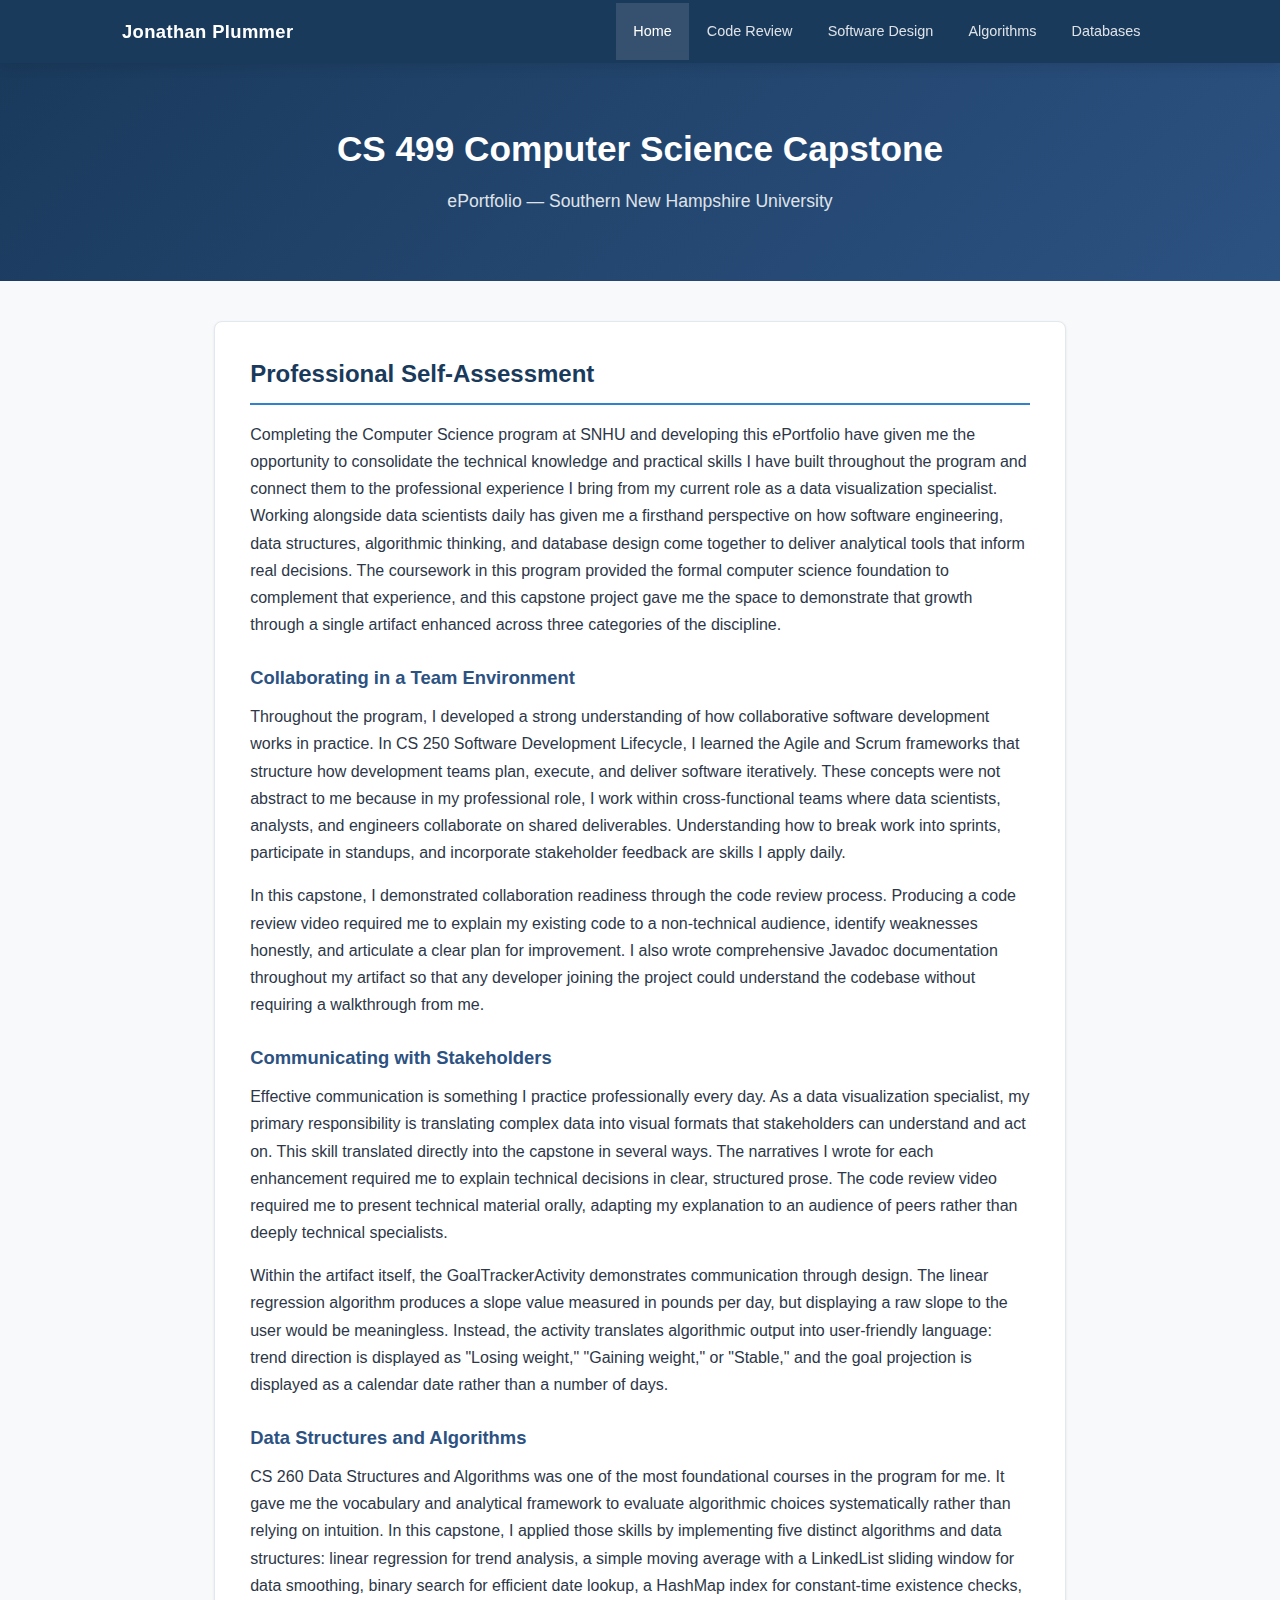
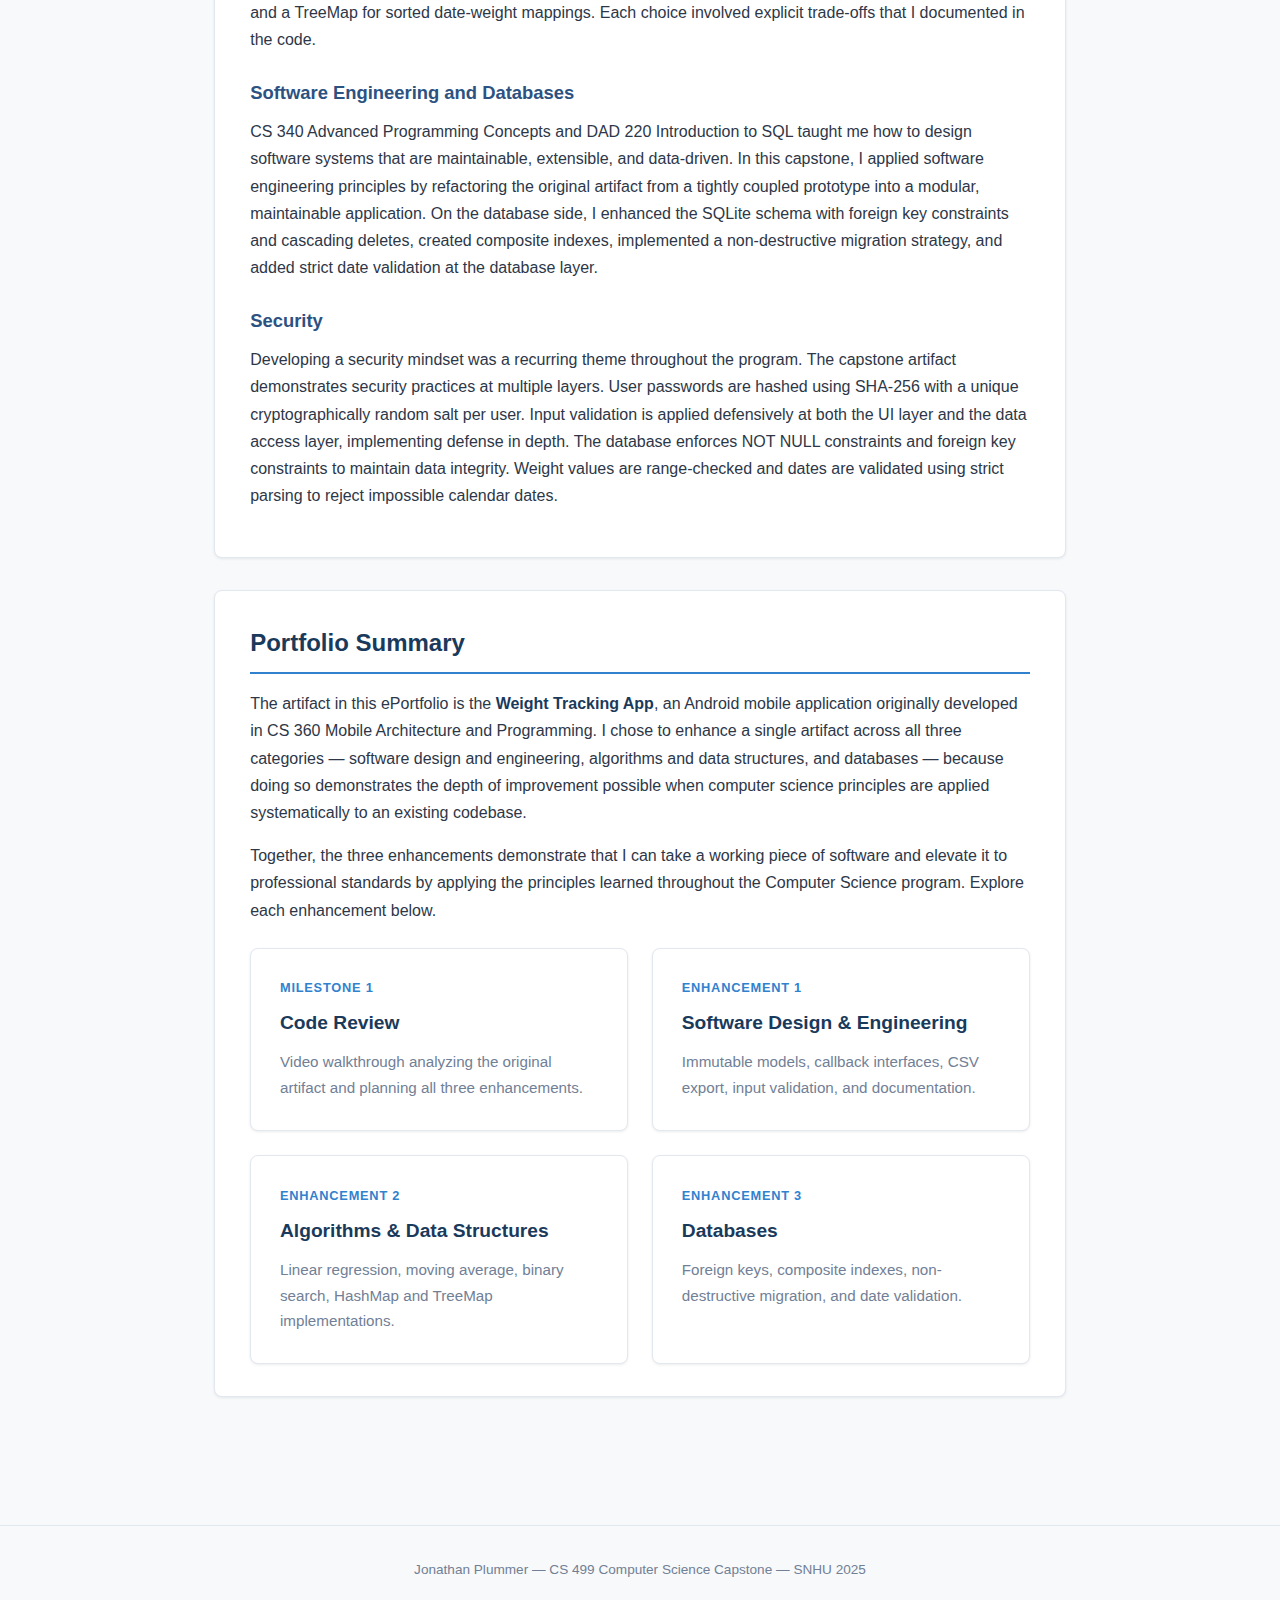
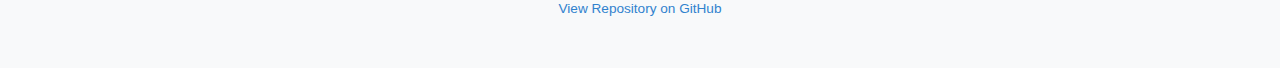
<file: docs/index.html>
<!DOCTYPE html>
<html lang="en">
<head>
  <meta charset="UTF-8">
  <meta name="viewport" content="width=device-width, initial-scale=1.0">
  <title>Jonathan Plummer - CS 499 ePortfolio</title>
  <link rel="stylesheet" href="css/style.css">
</head>
<body>

  <nav>
    <div class="nav-inner">
      <a href="index.html" class="nav-brand">Jonathan Plummer</a>
      <button class="nav-toggle" onclick="document.querySelector('.nav-links').classList.toggle('open')">&#9776;</button>
      <div class="nav-links">
        <a href="index.html" class="active">Home</a>
        <a href="code-review.html">Code Review</a>
        <a href="enhancement-one.html">Software Design</a>
        <a href="enhancement-two.html">Algorithms</a>
        <a href="enhancement-three.html">Databases</a>
      </div>
    </div>
  </nav>

  <div class="page-header">
    <h1>CS 499 Computer Science Capstone</h1>
    <p class="subtitle">ePortfolio &mdash; Southern New Hampshire University</p>
  </div>

  <main>

    <!-- ==================== PROFESSIONAL SELF-ASSESSMENT ==================== -->
    <section>
      <h2>Professional Self-Assessment</h2>

      <p>Completing the Computer Science program at SNHU and developing this ePortfolio have given me the opportunity to consolidate the technical knowledge and practical skills I have built throughout the program and connect them to the professional experience I bring from my current role as a data visualization specialist. Working alongside data scientists daily has given me a firsthand perspective on how software engineering, data structures, algorithmic thinking, and database design come together to deliver analytical tools that inform real decisions. The coursework in this program provided the formal computer science foundation to complement that experience, and this capstone project gave me the space to demonstrate that growth through a single artifact enhanced across three categories of the discipline.</p>

      <h3>Collaborating in a Team Environment</h3>
      <p>Throughout the program, I developed a strong understanding of how collaborative software development works in practice. In CS 250 Software Development Lifecycle, I learned the Agile and Scrum frameworks that structure how development teams plan, execute, and deliver software iteratively. These concepts were not abstract to me because in my professional role, I work within cross-functional teams where data scientists, analysts, and engineers collaborate on shared deliverables. Understanding how to break work into sprints, participate in standups, and incorporate stakeholder feedback are skills I apply daily.</p>
      <p>In this capstone, I demonstrated collaboration readiness through the code review process. Producing a code review video required me to explain my existing code to a non-technical audience, identify weaknesses honestly, and articulate a clear plan for improvement. I also wrote comprehensive Javadoc documentation throughout my artifact so that any developer joining the project could understand the codebase without requiring a walkthrough from me.</p>

      <h3>Communicating with Stakeholders</h3>
      <p>Effective communication is something I practice professionally every day. As a data visualization specialist, my primary responsibility is translating complex data into visual formats that stakeholders can understand and act on. This skill translated directly into the capstone in several ways. The narratives I wrote for each enhancement required me to explain technical decisions in clear, structured prose. The code review video required me to present technical material orally, adapting my explanation to an audience of peers rather than deeply technical specialists.</p>
      <p>Within the artifact itself, the GoalTrackerActivity demonstrates communication through design. The linear regression algorithm produces a slope value measured in pounds per day, but displaying a raw slope to the user would be meaningless. Instead, the activity translates algorithmic output into user-friendly language: trend direction is displayed as "Losing weight," "Gaining weight," or "Stable," and the goal projection is displayed as a calendar date rather than a number of days.</p>

      <h3>Data Structures and Algorithms</h3>
      <p>CS 260 Data Structures and Algorithms was one of the most foundational courses in the program for me. It gave me the vocabulary and analytical framework to evaluate algorithmic choices systematically rather than relying on intuition. In this capstone, I applied those skills by implementing five distinct algorithms and data structures: linear regression for trend analysis, a simple moving average with a LinkedList sliding window for data smoothing, binary search for efficient date lookup, a HashMap index for constant-time existence checks, and a TreeMap for sorted date-weight mappings. Each choice involved explicit trade-offs that I documented in the code.</p>

      <h3>Software Engineering and Databases</h3>
      <p>CS 340 Advanced Programming Concepts and DAD 220 Introduction to SQL taught me how to design software systems that are maintainable, extensible, and data-driven. In this capstone, I applied software engineering principles by refactoring the original artifact from a tightly coupled prototype into a modular, maintainable application. On the database side, I enhanced the SQLite schema with foreign key constraints and cascading deletes, created composite indexes, implemented a non-destructive migration strategy, and added strict date validation at the database layer.</p>

      <h3>Security</h3>
      <p>Developing a security mindset was a recurring theme throughout the program. The capstone artifact demonstrates security practices at multiple layers. User passwords are hashed using SHA-256 with a unique cryptographically random salt per user. Input validation is applied defensively at both the UI layer and the data access layer, implementing defense in depth. The database enforces NOT NULL constraints and foreign key constraints to maintain data integrity. Weight values are range-checked and dates are validated using strict parsing to reject impossible calendar dates.</p>
    </section>

    <!-- ==================== PORTFOLIO SUMMARY ==================== -->
    <section>
      <h2>Portfolio Summary</h2>
      <p>The artifact in this ePortfolio is the <strong>Weight Tracking App</strong>, an Android mobile application originally developed in CS 360 Mobile Architecture and Programming. I chose to enhance a single artifact across all three categories &mdash; software design and engineering, algorithms and data structures, and databases &mdash; because doing so demonstrates the depth of improvement possible when computer science principles are applied systematically to an existing codebase.</p>
      <p>Together, the three enhancements demonstrate that I can take a working piece of software and elevate it to professional standards by applying the principles learned throughout the Computer Science program. Explore each enhancement below.</p>

      <div class="card-grid">
        <a href="code-review.html" class="card">
          <div class="card-label">Milestone 1</div>
          <h3>Code Review</h3>
          <p>Video walkthrough analyzing the original artifact and planning all three enhancements.</p>
        </a>
        <a href="enhancement-one.html" class="card">
          <div class="card-label">Enhancement 1</div>
          <h3>Software Design &amp; Engineering</h3>
          <p>Immutable models, callback interfaces, CSV export, input validation, and documentation.</p>
        </a>
        <a href="enhancement-two.html" class="card">
          <div class="card-label">Enhancement 2</div>
          <h3>Algorithms &amp; Data Structures</h3>
          <p>Linear regression, moving average, binary search, HashMap and TreeMap implementations.</p>
        </a>
        <a href="enhancement-three.html" class="card">
          <div class="card-label">Enhancement 3</div>
          <h3>Databases</h3>
          <p>Foreign keys, composite indexes, non-destructive migration, and date validation.</p>
        </a>
      </div>
    </section>

  </main>

  <footer>
    <p>Jonathan Plummer &mdash; CS 499 Computer Science Capstone &mdash; SNHU 2025</p>
    <p><a href="https://github.com/Jonplummer54/CS499" target="_blank">View Repository on GitHub</a></p>
  </footer>

</body>
</html>
</file>
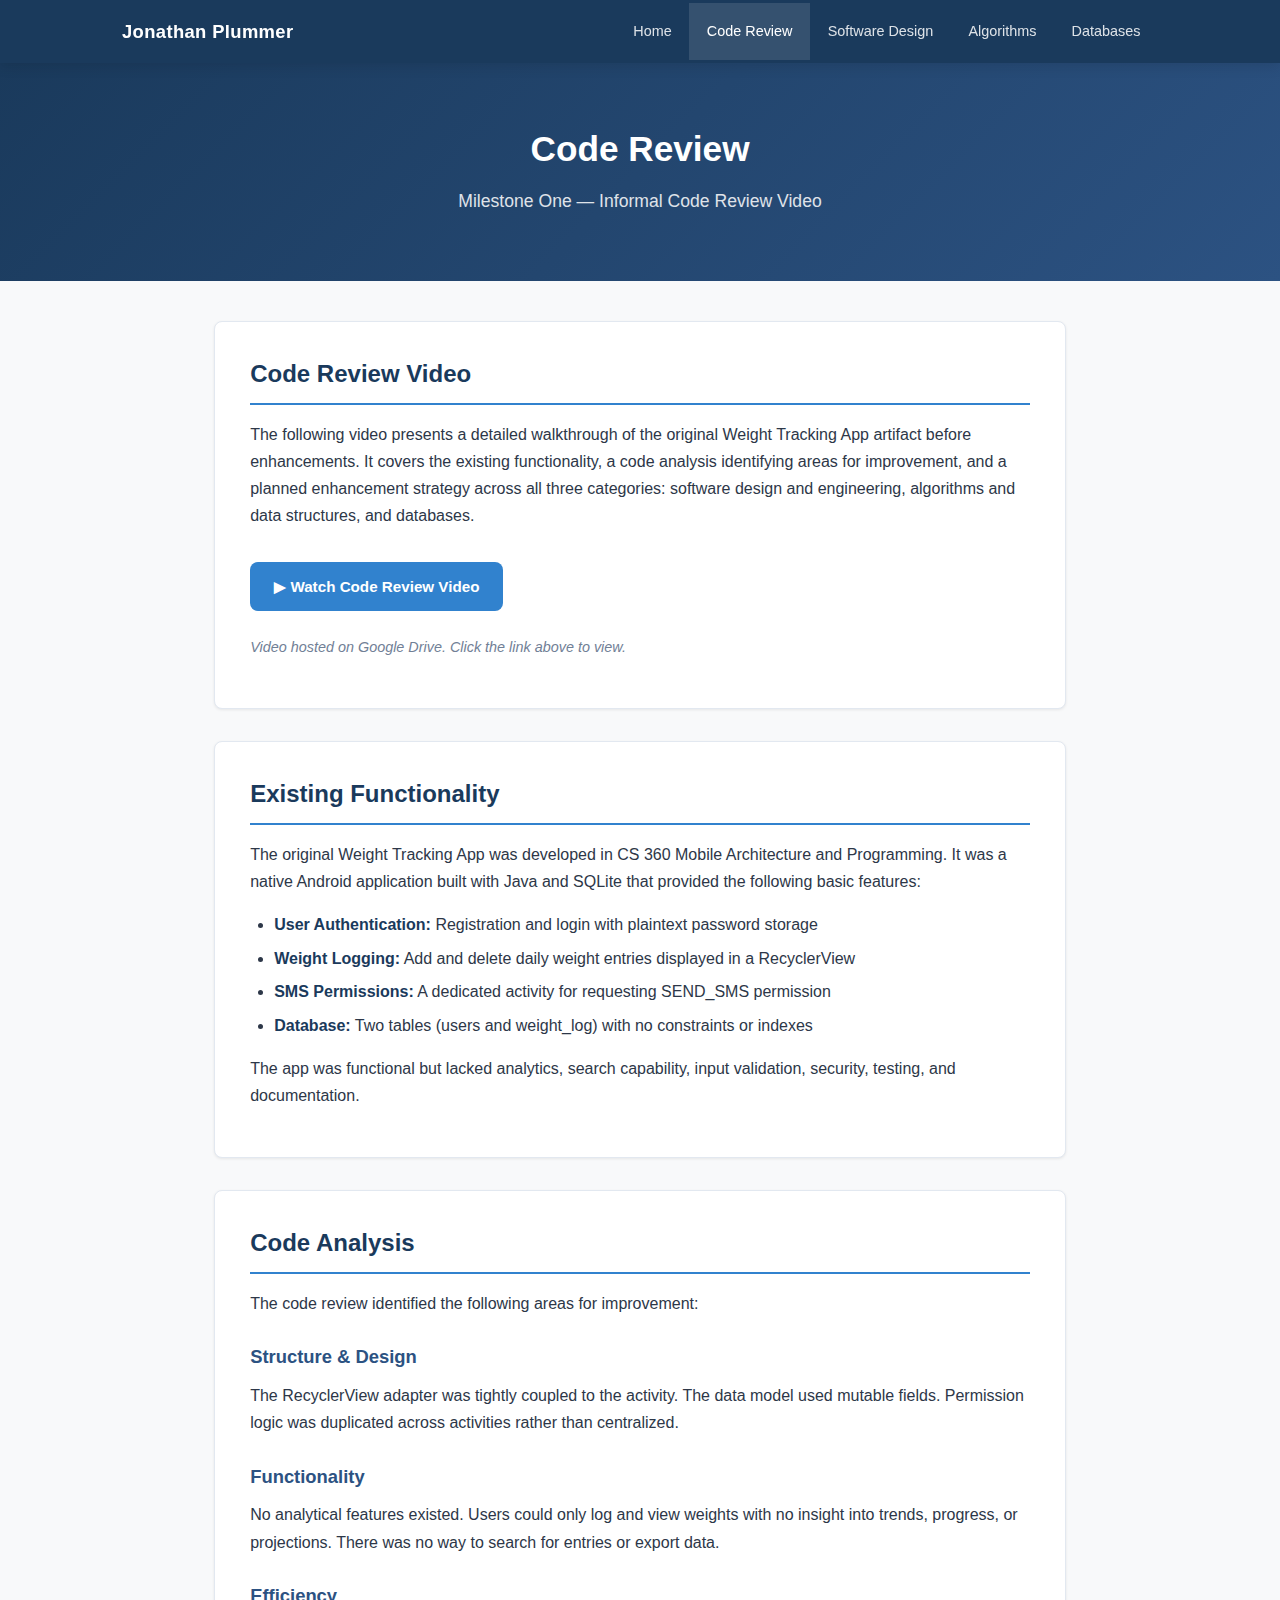
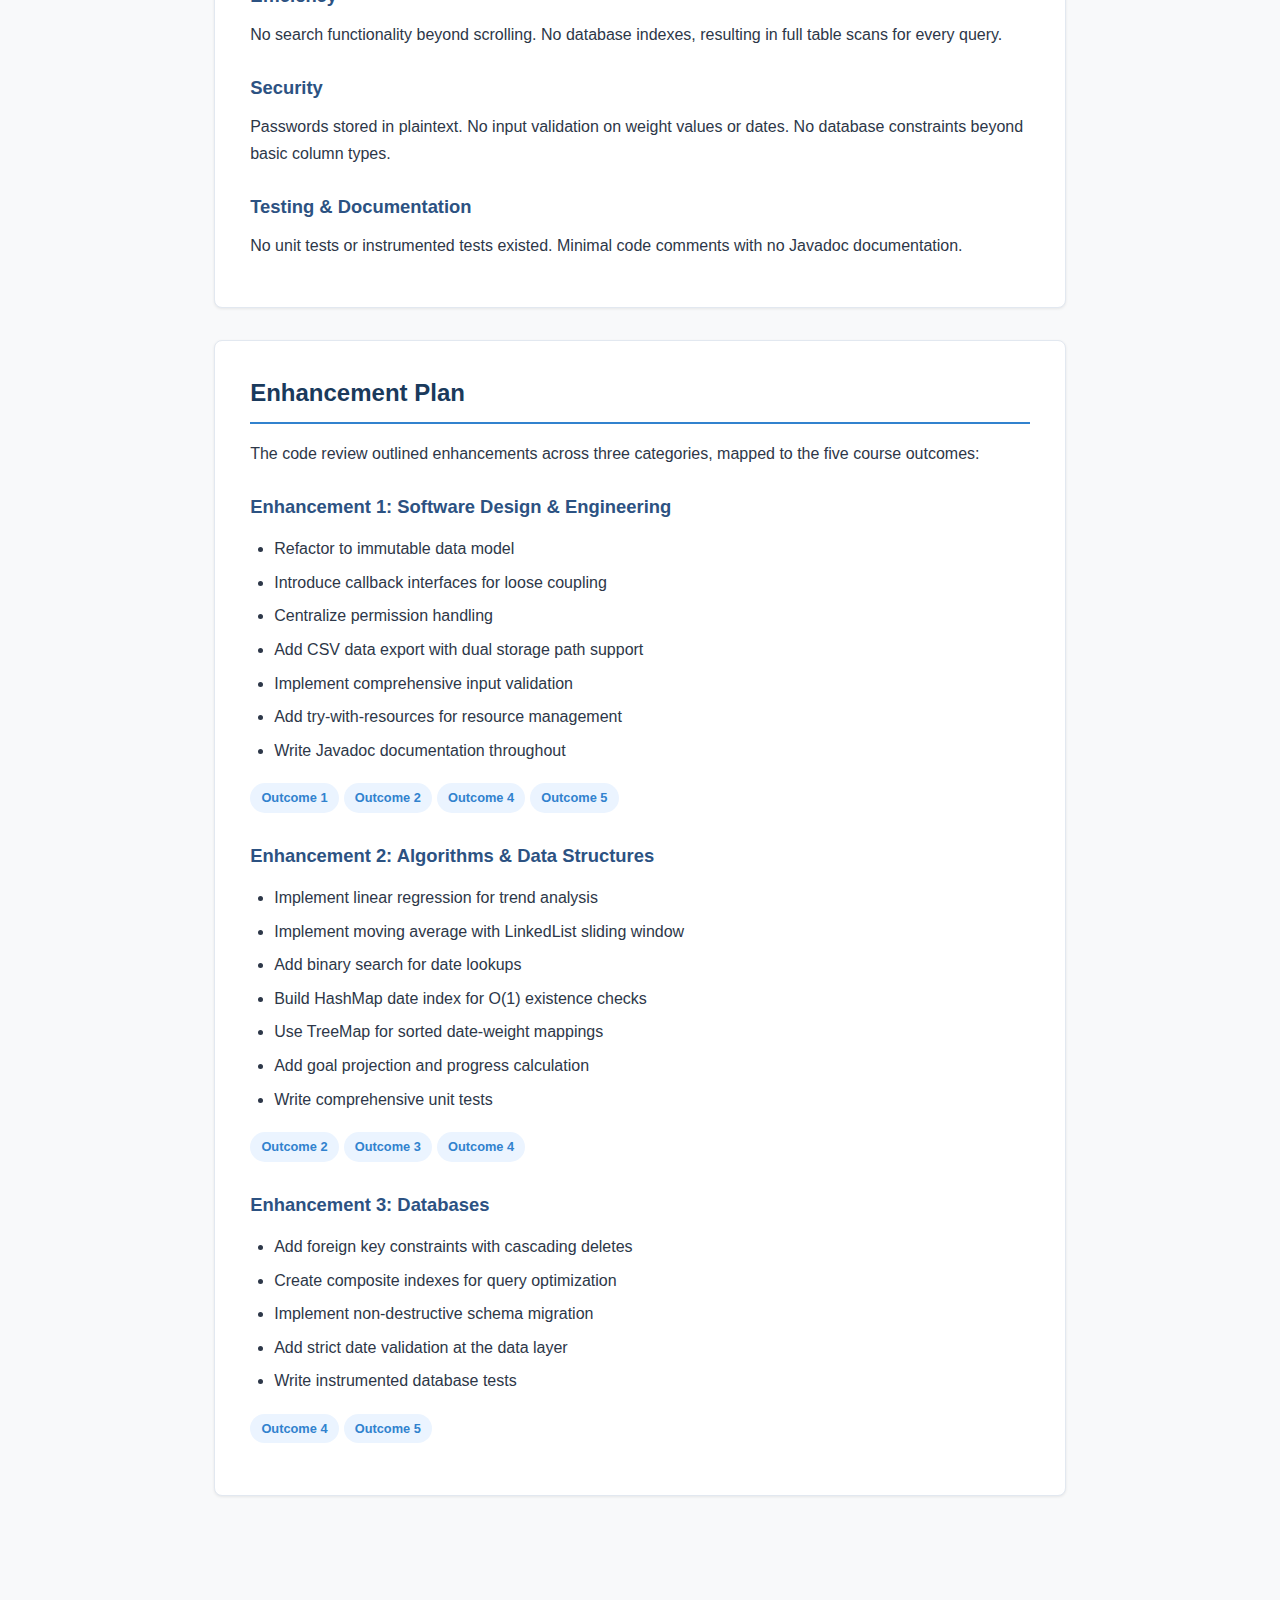
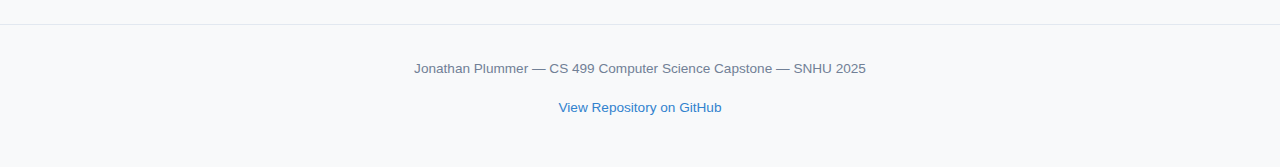
<file: docs/code-review.html>
<!DOCTYPE html>
<html lang="en">
<head>
  <meta charset="UTF-8">
  <meta name="viewport" content="width=device-width, initial-scale=1.0">
  <title>Code Review - Jonathan Plummer ePortfolio</title>
  <link rel="stylesheet" href="css/style.css">
</head>
<body>

  <nav>
    <div class="nav-inner">
      <a href="index.html" class="nav-brand">Jonathan Plummer</a>
      <button class="nav-toggle" onclick="document.querySelector('.nav-links').classList.toggle('open')">&#9776;</button>
      <div class="nav-links">
        <a href="index.html">Home</a>
        <a href="code-review.html" class="active">Code Review</a>
        <a href="enhancement-one.html">Software Design</a>
        <a href="enhancement-two.html">Algorithms</a>
        <a href="enhancement-three.html">Databases</a>
      </div>
    </div>
  </nav>

  <div class="page-header">
    <h1>Code Review</h1>
    <p class="subtitle">Milestone One &mdash; Informal Code Review Video</p>
  </div>

  <main>

    <section>
      <h2>Code Review Video</h2>
      <p>The following video presents a detailed walkthrough of the original Weight Tracking App artifact before enhancements. It covers the existing functionality, a code analysis identifying areas for improvement, and a planned enhancement strategy across all three categories: software design and engineering, algorithms and data structures, and databases.</p>

      <a href="https://drive.google.com/file/d/1wrcnyYftdQViIi_ook5l3mwzSXb__w2h/view?usp=sharing" target="_blank" class="video-link">
        &#9654; Watch Code Review Video
      </a>

      <p style="color: var(--color-text-light); font-size: 0.9rem; margin-top: 0.5rem;">
        <em>Video hosted on Google Drive. Click the link above to view.</em>
      </p>
    </section>

    <section>
      <h2>Existing Functionality</h2>
      <p>The original Weight Tracking App was developed in CS 360 Mobile Architecture and Programming. It was a native Android application built with Java and SQLite that provided the following basic features:</p>
      <ul>
        <li><strong>User Authentication:</strong> Registration and login with plaintext password storage</li>
        <li><strong>Weight Logging:</strong> Add and delete daily weight entries displayed in a RecyclerView</li>
        <li><strong>SMS Permissions:</strong> A dedicated activity for requesting SEND_SMS permission</li>
        <li><strong>Database:</strong> Two tables (users and weight_log) with no constraints or indexes</li>
      </ul>
      <p>The app was functional but lacked analytics, search capability, input validation, security, testing, and documentation.</p>
    </section>

    <section>
      <h2>Code Analysis</h2>
      <p>The code review identified the following areas for improvement:</p>

      <h3>Structure &amp; Design</h3>
      <p>The RecyclerView adapter was tightly coupled to the activity. The data model used mutable fields. Permission logic was duplicated across activities rather than centralized.</p>

      <h3>Functionality</h3>
      <p>No analytical features existed. Users could only log and view weights with no insight into trends, progress, or projections. There was no way to search for entries or export data.</p>

      <h3>Efficiency</h3>
      <p>No search functionality beyond scrolling. No database indexes, resulting in full table scans for every query.</p>

      <h3>Security</h3>
      <p>Passwords stored in plaintext. No input validation on weight values or dates. No database constraints beyond basic column types.</p>

      <h3>Testing &amp; Documentation</h3>
      <p>No unit tests or instrumented tests existed. Minimal code comments with no Javadoc documentation.</p>
    </section>

    <section>
      <h2>Enhancement Plan</h2>
      <p>The code review outlined enhancements across three categories, mapped to the five course outcomes:</p>

      <h3>Enhancement 1: Software Design &amp; Engineering</h3>
      <ul>
        <li>Refactor to immutable data model</li>
        <li>Introduce callback interfaces for loose coupling</li>
        <li>Centralize permission handling</li>
        <li>Add CSV data export with dual storage path support</li>
        <li>Implement comprehensive input validation</li>
        <li>Add try-with-resources for resource management</li>
        <li>Write Javadoc documentation throughout</li>
      </ul>
      <p><span class="outcome-tag">Outcome 1</span><span class="outcome-tag">Outcome 2</span><span class="outcome-tag">Outcome 4</span><span class="outcome-tag">Outcome 5</span></p>

      <h3>Enhancement 2: Algorithms &amp; Data Structures</h3>
      <ul>
        <li>Implement linear regression for trend analysis</li>
        <li>Implement moving average with LinkedList sliding window</li>
        <li>Add binary search for date lookups</li>
        <li>Build HashMap date index for O(1) existence checks</li>
        <li>Use TreeMap for sorted date-weight mappings</li>
        <li>Add goal projection and progress calculation</li>
        <li>Write comprehensive unit tests</li>
      </ul>
      <p><span class="outcome-tag">Outcome 2</span><span class="outcome-tag">Outcome 3</span><span class="outcome-tag">Outcome 4</span></p>

      <h3>Enhancement 3: Databases</h3>
      <ul>
        <li>Add foreign key constraints with cascading deletes</li>
        <li>Create composite indexes for query optimization</li>
        <li>Implement non-destructive schema migration</li>
        <li>Add strict date validation at the data layer</li>
        <li>Write instrumented database tests</li>
      </ul>
      <p><span class="outcome-tag">Outcome 4</span><span class="outcome-tag">Outcome 5</span></p>
    </section>

  </main>

  <footer>
    <p>Jonathan Plummer &mdash; CS 499 Computer Science Capstone &mdash; SNHU 2025</p>
    <p><a href="https://github.com/Jonplummer54/CS499" target="_blank">View Repository on GitHub</a></p>
  </footer>

</body>
</html>
</file>
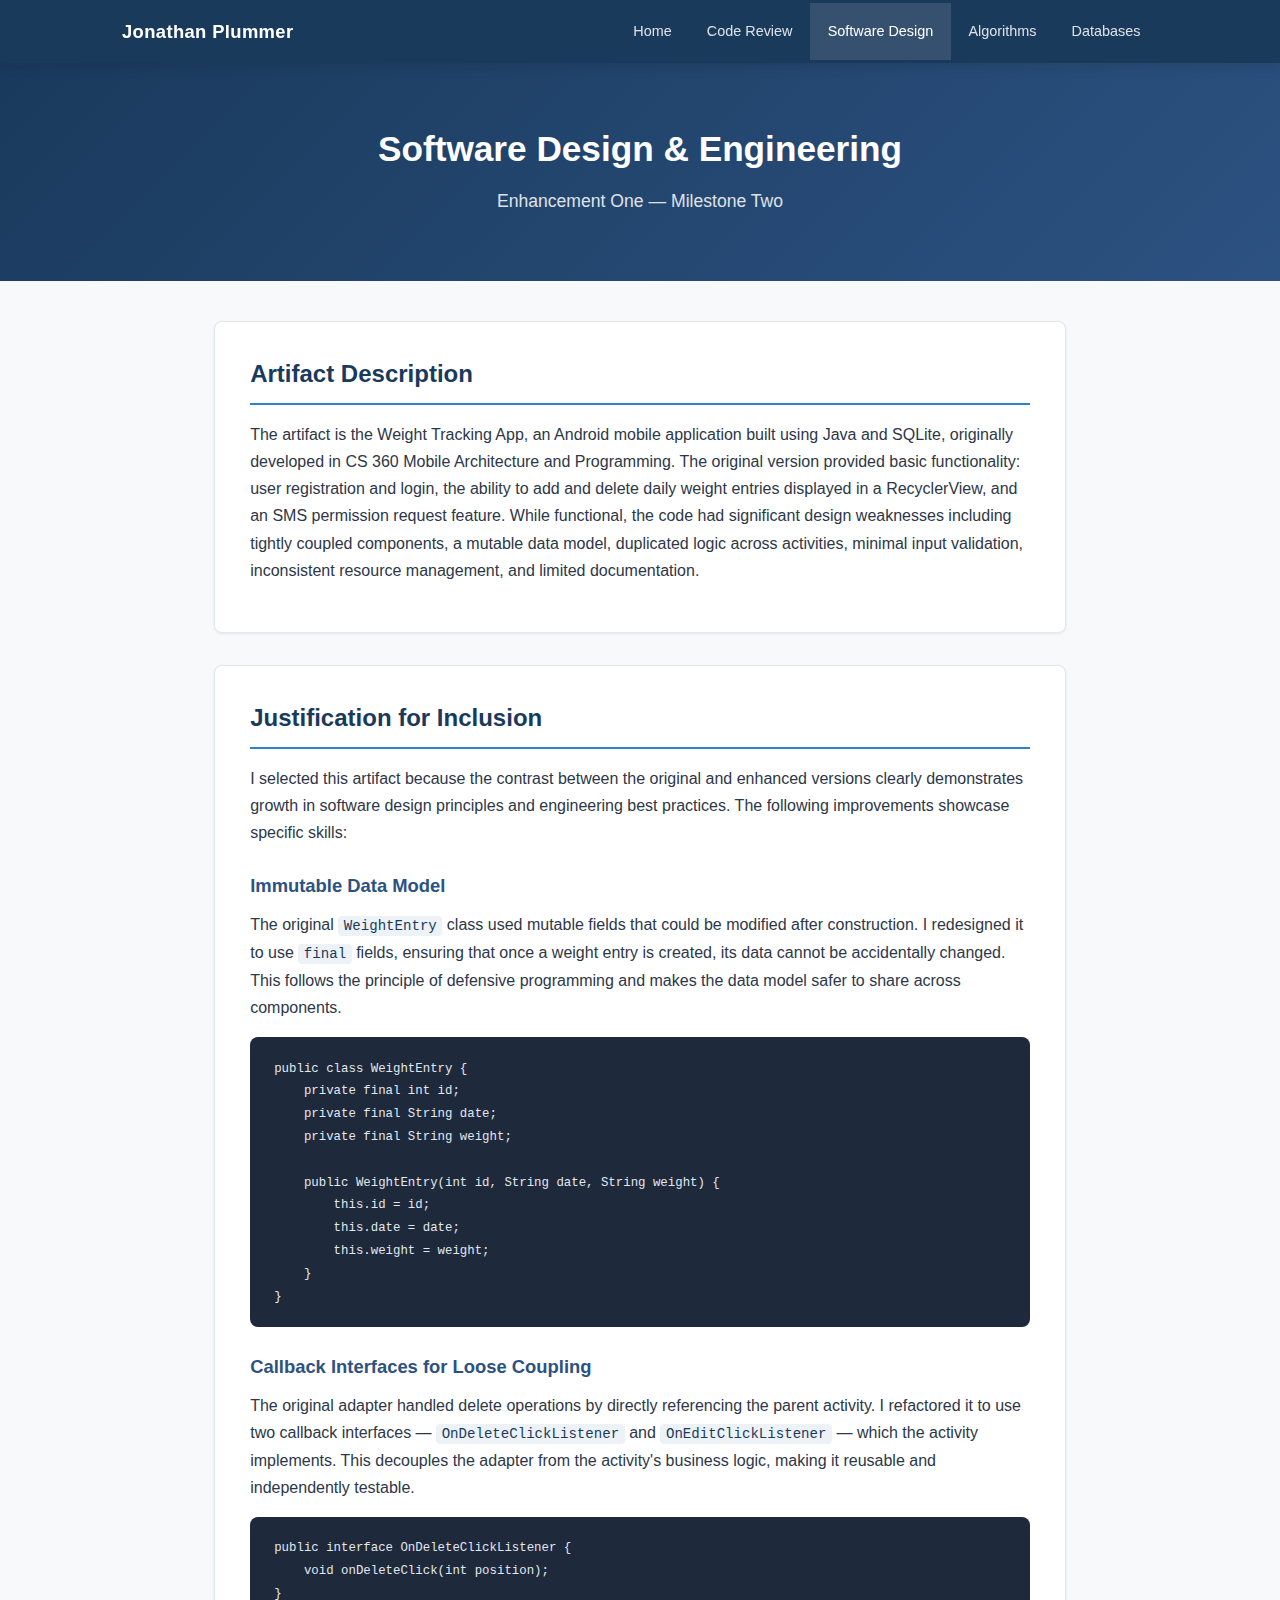
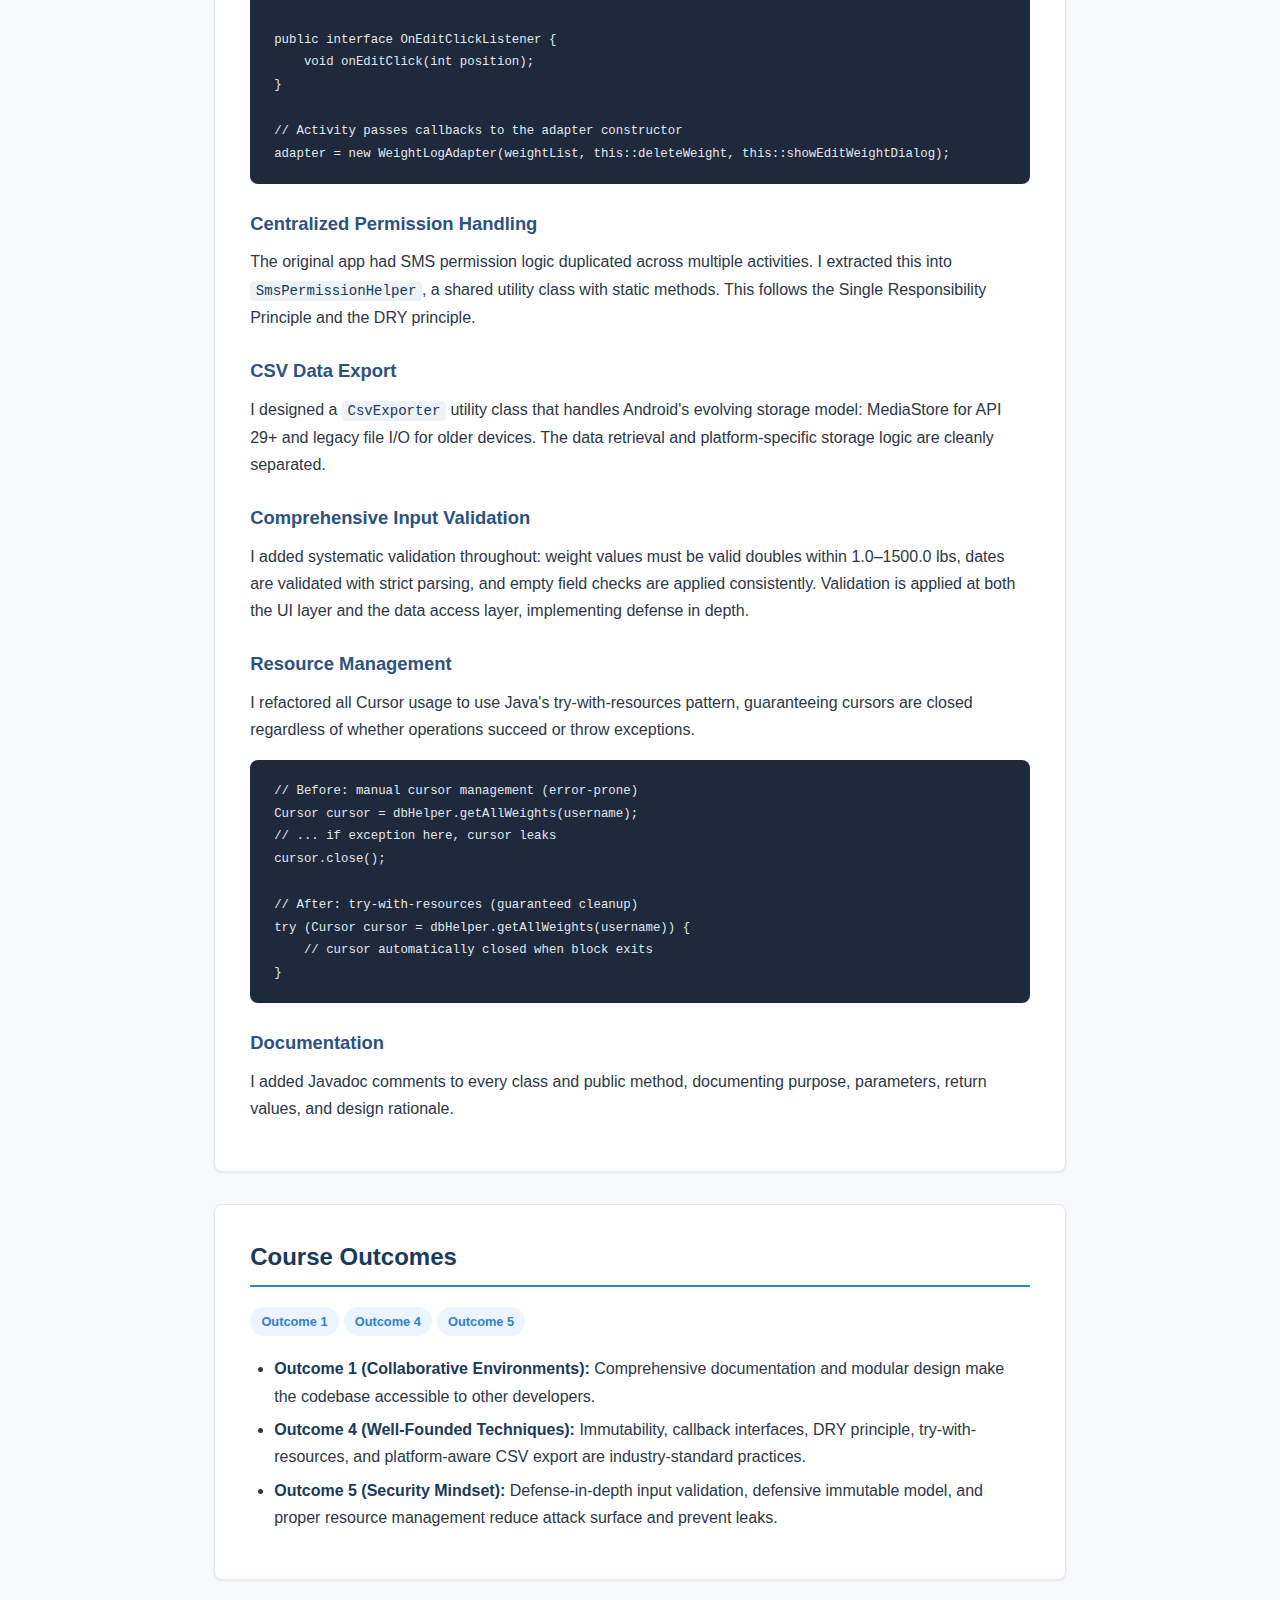
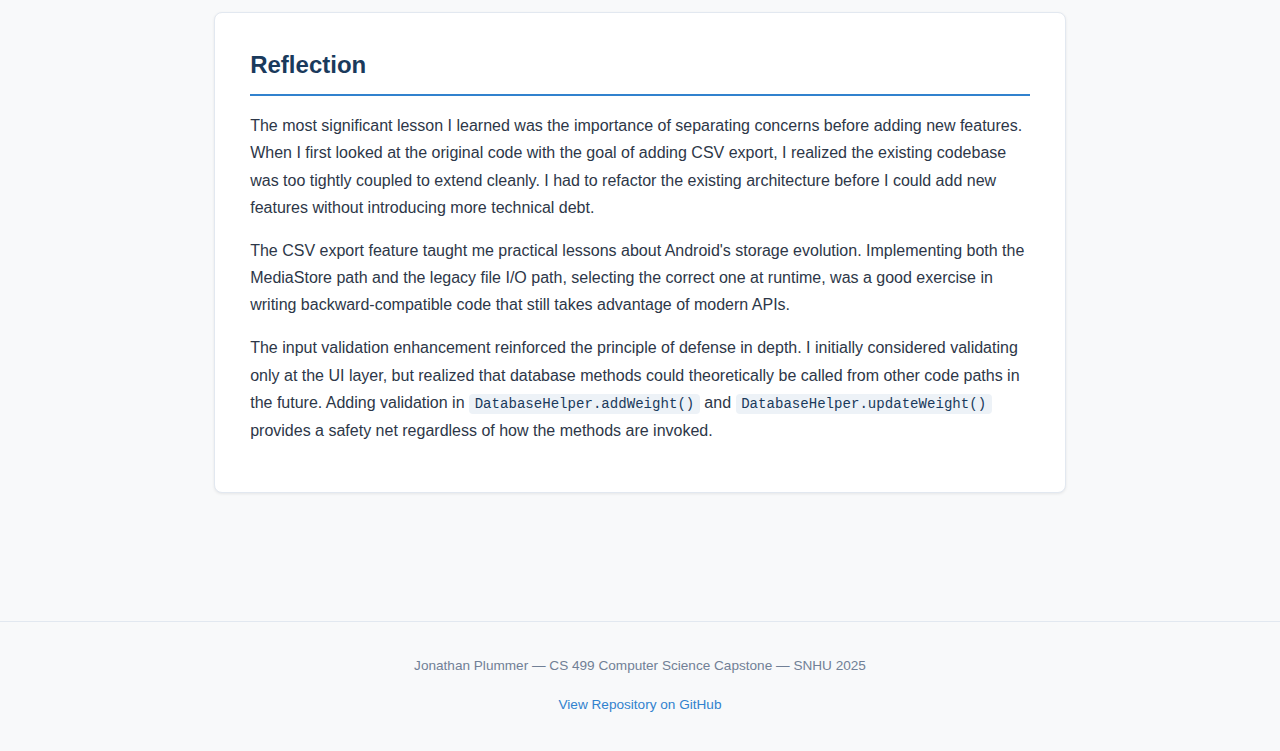
<file: docs/enhancement-one.html>
<!DOCTYPE html>
<html lang="en">
<head>
  <meta charset="UTF-8">
  <meta name="viewport" content="width=device-width, initial-scale=1.0">
  <title>Enhancement One: Software Design - Jonathan Plummer ePortfolio</title>
  <link rel="stylesheet" href="css/style.css">
</head>
<body>

  <nav>
    <div class="nav-inner">
      <a href="index.html" class="nav-brand">Jonathan Plummer</a>
      <button class="nav-toggle" onclick="document.querySelector('.nav-links').classList.toggle('open')">&#9776;</button>
      <div class="nav-links">
        <a href="index.html">Home</a>
        <a href="code-review.html">Code Review</a>
        <a href="enhancement-one.html" class="active">Software Design</a>
        <a href="enhancement-two.html">Algorithms</a>
        <a href="enhancement-three.html">Databases</a>
      </div>
    </div>
  </nav>

  <div class="page-header">
    <h1>Software Design &amp; Engineering</h1>
    <p class="subtitle">Enhancement One &mdash; Milestone Two</p>
  </div>

  <main>

    <!-- NARRATIVE -->
    <section>
      <h2>Artifact Description</h2>
      <p>The artifact is the Weight Tracking App, an Android mobile application built using Java and SQLite, originally developed in CS 360 Mobile Architecture and Programming. The original version provided basic functionality: user registration and login, the ability to add and delete daily weight entries displayed in a RecyclerView, and an SMS permission request feature. While functional, the code had significant design weaknesses including tightly coupled components, a mutable data model, duplicated logic across activities, minimal input validation, inconsistent resource management, and limited documentation.</p>
    </section>

    <section>
      <h2>Justification for Inclusion</h2>
      <p>I selected this artifact because the contrast between the original and enhanced versions clearly demonstrates growth in software design principles and engineering best practices. The following improvements showcase specific skills:</p>

      <h3>Immutable Data Model</h3>
      <p>The original <code>WeightEntry</code> class used mutable fields that could be modified after construction. I redesigned it to use <code>final</code> fields, ensuring that once a weight entry is created, its data cannot be accidentally changed. This follows the principle of defensive programming and makes the data model safer to share across components.</p>
      <pre><code>public class WeightEntry {
    private final int id;
    private final String date;
    private final String weight;

    public WeightEntry(int id, String date, String weight) {
        this.id = id;
        this.date = date;
        this.weight = weight;
    }
}</code></pre>

      <h3>Callback Interfaces for Loose Coupling</h3>
      <p>The original adapter handled delete operations by directly referencing the parent activity. I refactored it to use two callback interfaces &mdash; <code>OnDeleteClickListener</code> and <code>OnEditClickListener</code> &mdash; which the activity implements. This decouples the adapter from the activity's business logic, making it reusable and independently testable.</p>
      <pre><code>public interface OnDeleteClickListener {
    void onDeleteClick(int position);
}

public interface OnEditClickListener {
    void onEditClick(int position);
}

// Activity passes callbacks to the adapter constructor
adapter = new WeightLogAdapter(weightList, this::deleteWeight, this::showEditWeightDialog);</code></pre>

      <h3>Centralized Permission Handling</h3>
      <p>The original app had SMS permission logic duplicated across multiple activities. I extracted this into <code>SmsPermissionHelper</code>, a shared utility class with static methods. This follows the Single Responsibility Principle and the DRY principle.</p>

      <h3>CSV Data Export</h3>
      <p>I designed a <code>CsvExporter</code> utility class that handles Android's evolving storage model: MediaStore for API 29+ and legacy file I/O for older devices. The data retrieval and platform-specific storage logic are cleanly separated.</p>

      <h3>Comprehensive Input Validation</h3>
      <p>I added systematic validation throughout: weight values must be valid doubles within 1.0&ndash;1500.0 lbs, dates are validated with strict parsing, and empty field checks are applied consistently. Validation is applied at both the UI layer and the data access layer, implementing defense in depth.</p>

      <h3>Resource Management</h3>
      <p>I refactored all Cursor usage to use Java's try-with-resources pattern, guaranteeing cursors are closed regardless of whether operations succeed or throw exceptions.</p>
      <pre><code>// Before: manual cursor management (error-prone)
Cursor cursor = dbHelper.getAllWeights(username);
// ... if exception here, cursor leaks
cursor.close();

// After: try-with-resources (guaranteed cleanup)
try (Cursor cursor = dbHelper.getAllWeights(username)) {
    // cursor automatically closed when block exits
}</code></pre>

      <h3>Documentation</h3>
      <p>I added Javadoc comments to every class and public method, documenting purpose, parameters, return values, and design rationale.</p>
    </section>

    <section>
      <h2>Course Outcomes</h2>
      <p><span class="outcome-tag">Outcome 1</span><span class="outcome-tag">Outcome 4</span><span class="outcome-tag">Outcome 5</span></p>
      <ul>
        <li><strong>Outcome 1 (Collaborative Environments):</strong> Comprehensive documentation and modular design make the codebase accessible to other developers.</li>
        <li><strong>Outcome 4 (Well-Founded Techniques):</strong> Immutability, callback interfaces, DRY principle, try-with-resources, and platform-aware CSV export are industry-standard practices.</li>
        <li><strong>Outcome 5 (Security Mindset):</strong> Defense-in-depth input validation, defensive immutable model, and proper resource management reduce attack surface and prevent leaks.</li>
      </ul>
    </section>

    <section>
      <h2>Reflection</h2>
      <p>The most significant lesson I learned was the importance of separating concerns before adding new features. When I first looked at the original code with the goal of adding CSV export, I realized the existing codebase was too tightly coupled to extend cleanly. I had to refactor the existing architecture before I could add new features without introducing more technical debt.</p>
      <p>The CSV export feature taught me practical lessons about Android's storage evolution. Implementing both the MediaStore path and the legacy file I/O path, selecting the correct one at runtime, was a good exercise in writing backward-compatible code that still takes advantage of modern APIs.</p>
      <p>The input validation enhancement reinforced the principle of defense in depth. I initially considered validating only at the UI layer, but realized that database methods could theoretically be called from other code paths in the future. Adding validation in <code>DatabaseHelper.addWeight()</code> and <code>DatabaseHelper.updateWeight()</code> provides a safety net regardless of how the methods are invoked.</p>
    </section>

  </main>

  <footer>
    <p>Jonathan Plummer &mdash; CS 499 Computer Science Capstone &mdash; SNHU 2025</p>
    <p><a href="https://github.com/Jonplummer54/CS499" target="_blank">View Repository on GitHub</a></p>
  </footer>

</body>
</html>
</file>
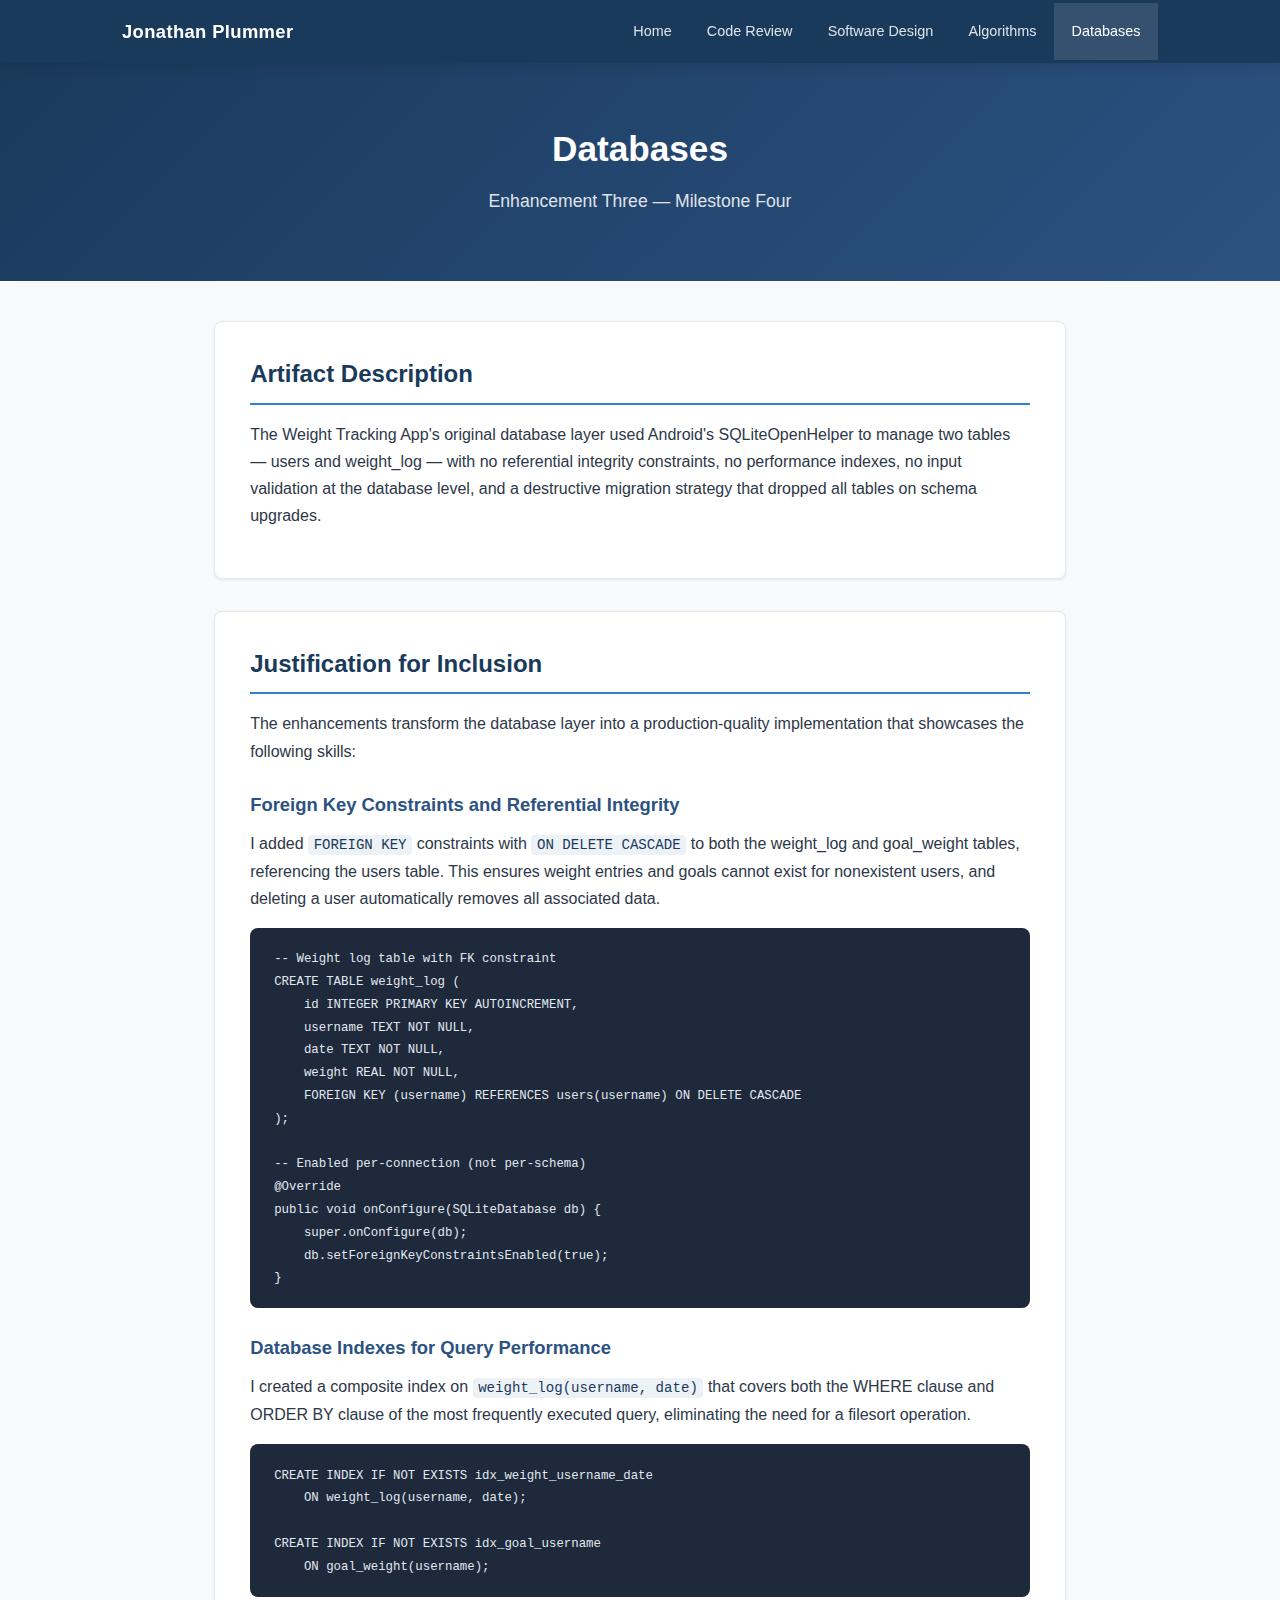
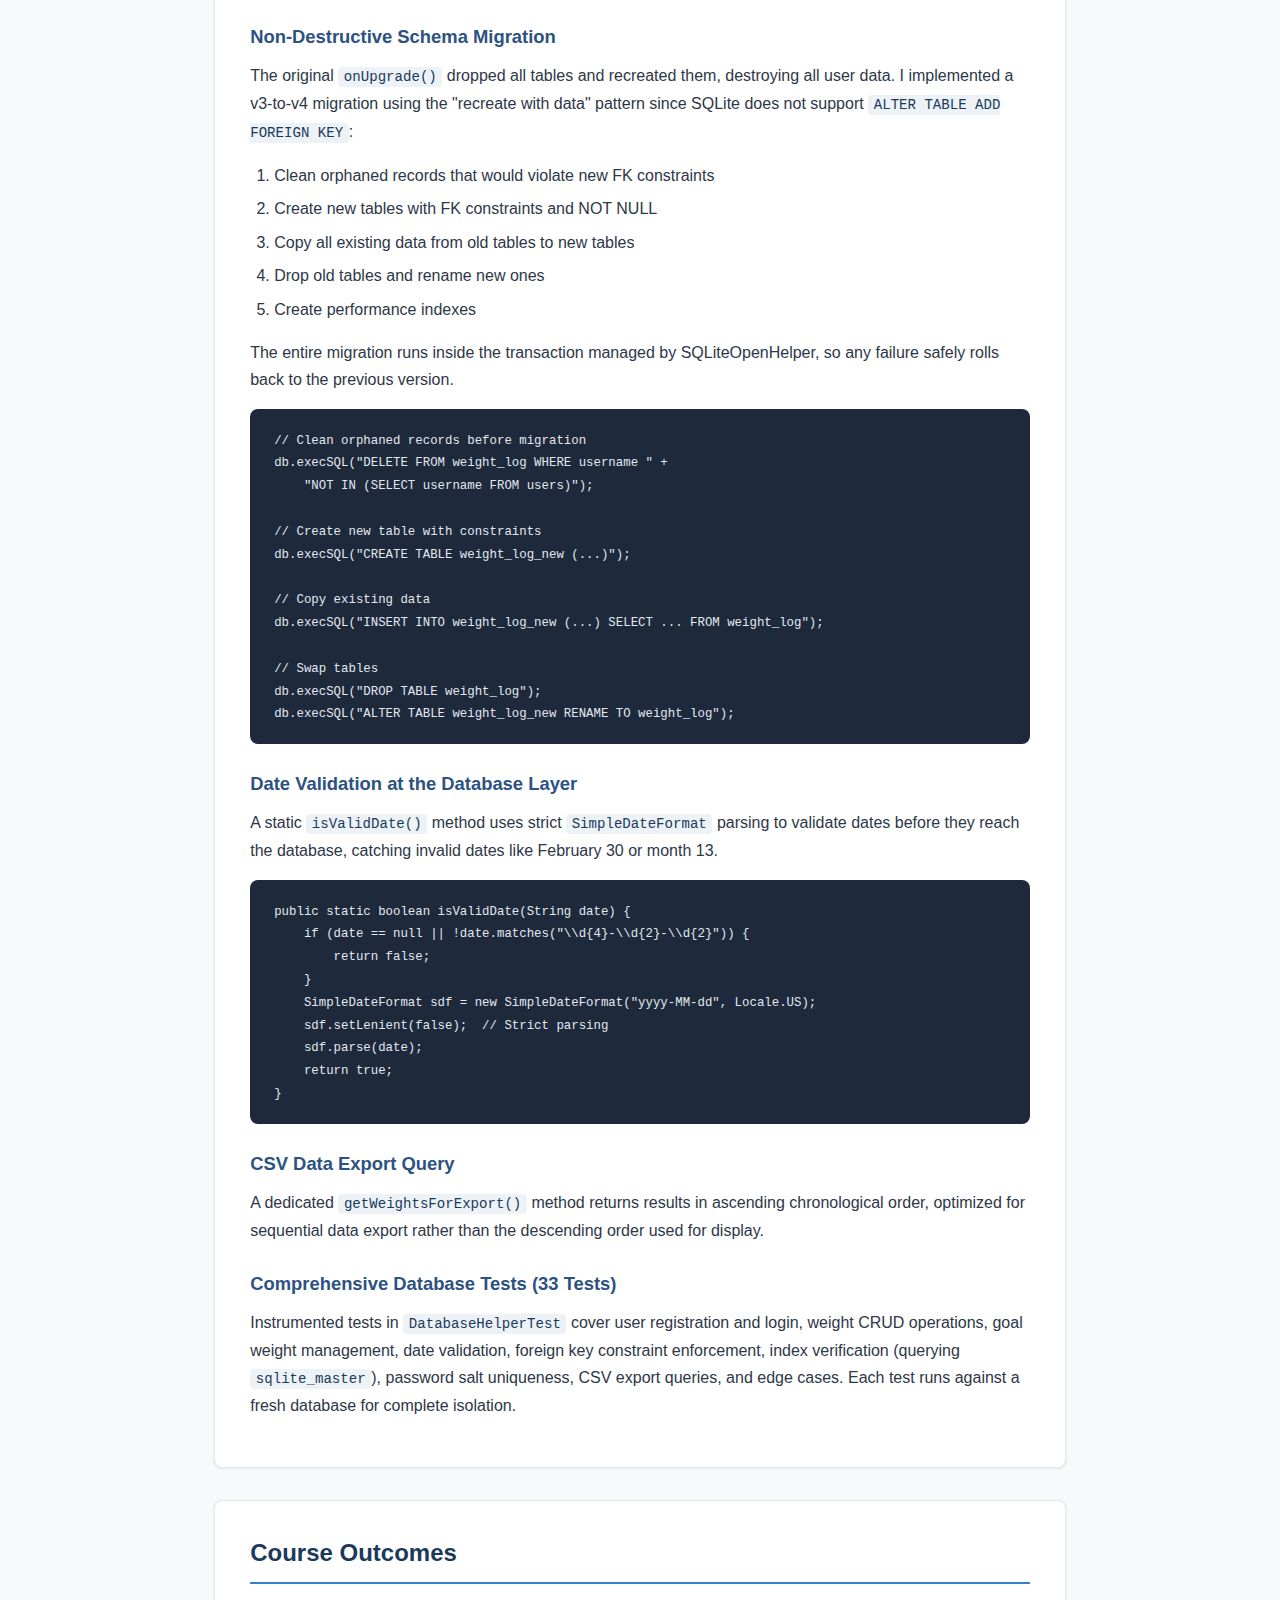
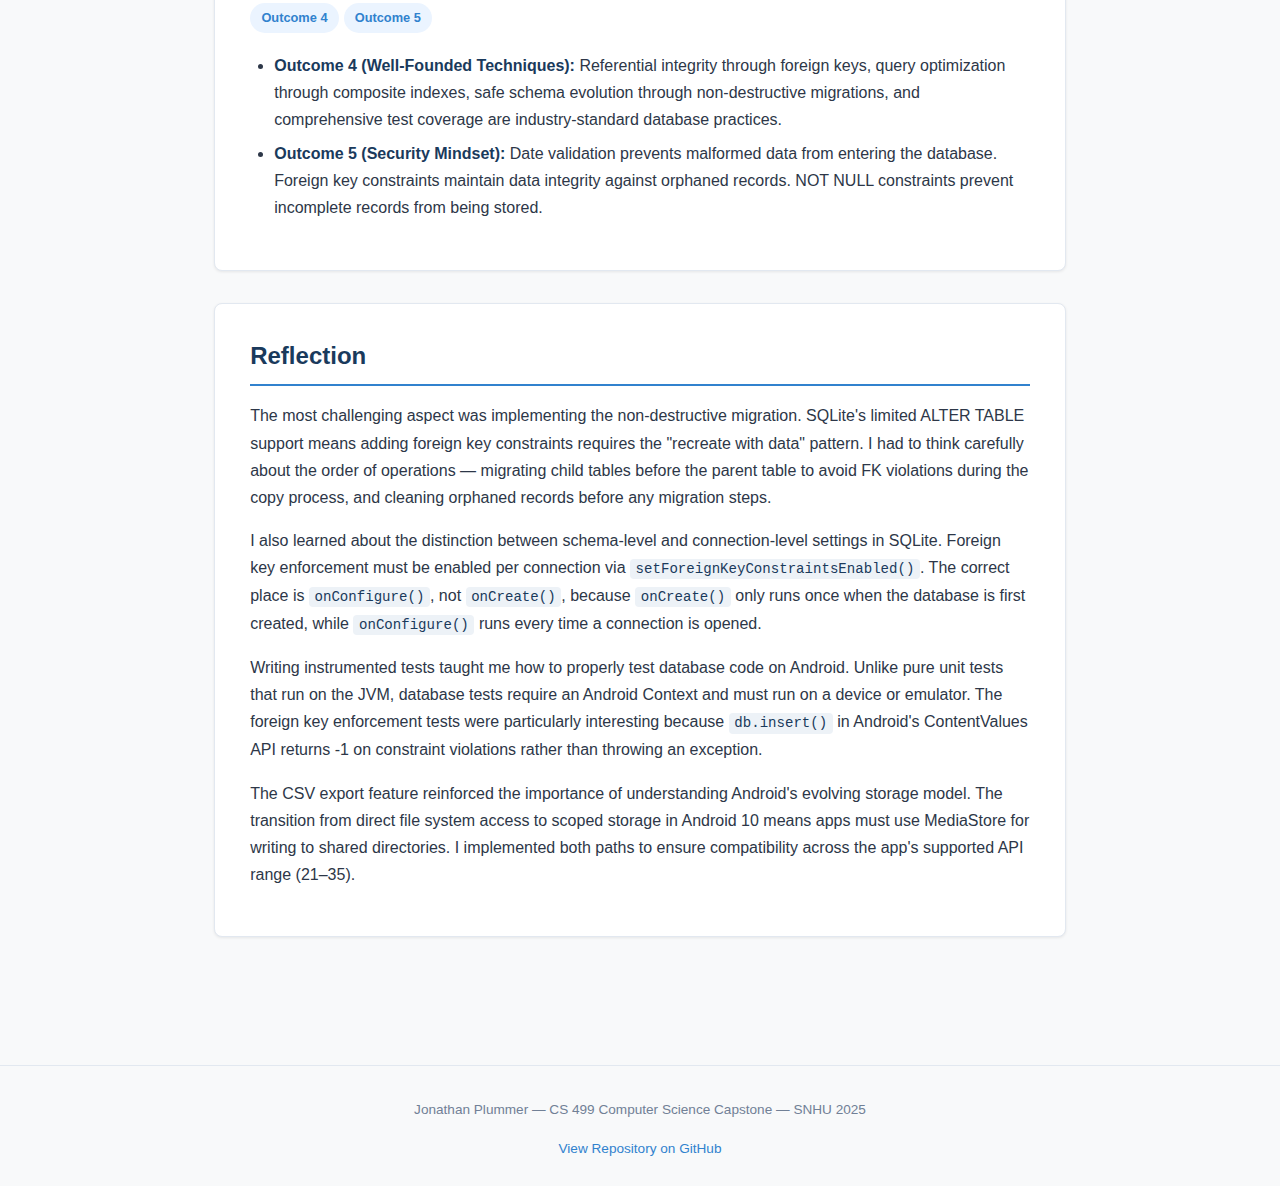
<file: docs/enhancement-three.html>
<!DOCTYPE html>
<html lang="en">
<head>
  <meta charset="UTF-8">
  <meta name="viewport" content="width=device-width, initial-scale=1.0">
  <title>Enhancement Three: Databases - Jonathan Plummer ePortfolio</title>
  <link rel="stylesheet" href="css/style.css">
</head>
<body>

  <nav>
    <div class="nav-inner">
      <a href="index.html" class="nav-brand">Jonathan Plummer</a>
      <button class="nav-toggle" onclick="document.querySelector('.nav-links').classList.toggle('open')">&#9776;</button>
      <div class="nav-links">
        <a href="index.html">Home</a>
        <a href="code-review.html">Code Review</a>
        <a href="enhancement-one.html">Software Design</a>
        <a href="enhancement-two.html">Algorithms</a>
        <a href="enhancement-three.html" class="active">Databases</a>
      </div>
    </div>
  </nav>

  <div class="page-header">
    <h1>Databases</h1>
    <p class="subtitle">Enhancement Three &mdash; Milestone Four</p>
  </div>

  <main>

    <section>
      <h2>Artifact Description</h2>
      <p>The Weight Tracking App's original database layer used Android's SQLiteOpenHelper to manage two tables &mdash; users and weight_log &mdash; with no referential integrity constraints, no performance indexes, no input validation at the database level, and a destructive migration strategy that dropped all tables on schema upgrades.</p>
    </section>

    <section>
      <h2>Justification for Inclusion</h2>
      <p>The enhancements transform the database layer into a production-quality implementation that showcases the following skills:</p>

      <h3>Foreign Key Constraints and Referential Integrity</h3>
      <p>I added <code>FOREIGN KEY</code> constraints with <code>ON DELETE CASCADE</code> to both the weight_log and goal_weight tables, referencing the users table. This ensures weight entries and goals cannot exist for nonexistent users, and deleting a user automatically removes all associated data.</p>
      <pre><code>-- Weight log table with FK constraint
CREATE TABLE weight_log (
    id INTEGER PRIMARY KEY AUTOINCREMENT,
    username TEXT NOT NULL,
    date TEXT NOT NULL,
    weight REAL NOT NULL,
    FOREIGN KEY (username) REFERENCES users(username) ON DELETE CASCADE
);

-- Enabled per-connection (not per-schema)
@Override
public void onConfigure(SQLiteDatabase db) {
    super.onConfigure(db);
    db.setForeignKeyConstraintsEnabled(true);
}</code></pre>

      <h3>Database Indexes for Query Performance</h3>
      <p>I created a composite index on <code>weight_log(username, date)</code> that covers both the WHERE clause and ORDER BY clause of the most frequently executed query, eliminating the need for a filesort operation.</p>
      <pre><code>CREATE INDEX IF NOT EXISTS idx_weight_username_date
    ON weight_log(username, date);

CREATE INDEX IF NOT EXISTS idx_goal_username
    ON goal_weight(username);</code></pre>

      <h3>Non-Destructive Schema Migration</h3>
      <p>The original <code>onUpgrade()</code> dropped all tables and recreated them, destroying all user data. I implemented a v3-to-v4 migration using the "recreate with data" pattern since SQLite does not support <code>ALTER TABLE ADD FOREIGN KEY</code>:</p>
      <ol>
        <li>Clean orphaned records that would violate new FK constraints</li>
        <li>Create new tables with FK constraints and NOT NULL</li>
        <li>Copy all existing data from old tables to new tables</li>
        <li>Drop old tables and rename new ones</li>
        <li>Create performance indexes</li>
      </ol>
      <p>The entire migration runs inside the transaction managed by SQLiteOpenHelper, so any failure safely rolls back to the previous version.</p>
      <pre><code>// Clean orphaned records before migration
db.execSQL("DELETE FROM weight_log WHERE username " +
    "NOT IN (SELECT username FROM users)");

// Create new table with constraints
db.execSQL("CREATE TABLE weight_log_new (...)");

// Copy existing data
db.execSQL("INSERT INTO weight_log_new (...) SELECT ... FROM weight_log");

// Swap tables
db.execSQL("DROP TABLE weight_log");
db.execSQL("ALTER TABLE weight_log_new RENAME TO weight_log");</code></pre>

      <h3>Date Validation at the Database Layer</h3>
      <p>A static <code>isValidDate()</code> method uses strict <code>SimpleDateFormat</code> parsing to validate dates before they reach the database, catching invalid dates like February 30 or month 13.</p>
      <pre><code>public static boolean isValidDate(String date) {
    if (date == null || !date.matches("\\d{4}-\\d{2}-\\d{2}")) {
        return false;
    }
    SimpleDateFormat sdf = new SimpleDateFormat("yyyy-MM-dd", Locale.US);
    sdf.setLenient(false);  // Strict parsing
    sdf.parse(date);
    return true;
}</code></pre>

      <h3>CSV Data Export Query</h3>
      <p>A dedicated <code>getWeightsForExport()</code> method returns results in ascending chronological order, optimized for sequential data export rather than the descending order used for display.</p>

      <h3>Comprehensive Database Tests (33 Tests)</h3>
      <p>Instrumented tests in <code>DatabaseHelperTest</code> cover user registration and login, weight CRUD operations, goal weight management, date validation, foreign key constraint enforcement, index verification (querying <code>sqlite_master</code>), password salt uniqueness, CSV export queries, and edge cases. Each test runs against a fresh database for complete isolation.</p>
    </section>

    <section>
      <h2>Course Outcomes</h2>
      <p><span class="outcome-tag">Outcome 4</span><span class="outcome-tag">Outcome 5</span></p>
      <ul>
        <li><strong>Outcome 4 (Well-Founded Techniques):</strong> Referential integrity through foreign keys, query optimization through composite indexes, safe schema evolution through non-destructive migrations, and comprehensive test coverage are industry-standard database practices.</li>
        <li><strong>Outcome 5 (Security Mindset):</strong> Date validation prevents malformed data from entering the database. Foreign key constraints maintain data integrity against orphaned records. NOT NULL constraints prevent incomplete records from being stored.</li>
      </ul>
    </section>

    <section>
      <h2>Reflection</h2>
      <p>The most challenging aspect was implementing the non-destructive migration. SQLite's limited ALTER TABLE support means adding foreign key constraints requires the "recreate with data" pattern. I had to think carefully about the order of operations &mdash; migrating child tables before the parent table to avoid FK violations during the copy process, and cleaning orphaned records before any migration steps.</p>
      <p>I also learned about the distinction between schema-level and connection-level settings in SQLite. Foreign key enforcement must be enabled per connection via <code>setForeignKeyConstraintsEnabled()</code>. The correct place is <code>onConfigure()</code>, not <code>onCreate()</code>, because <code>onCreate()</code> only runs once when the database is first created, while <code>onConfigure()</code> runs every time a connection is opened.</p>
      <p>Writing instrumented tests taught me how to properly test database code on Android. Unlike pure unit tests that run on the JVM, database tests require an Android Context and must run on a device or emulator. The foreign key enforcement tests were particularly interesting because <code>db.insert()</code> in Android's ContentValues API returns -1 on constraint violations rather than throwing an exception.</p>
      <p>The CSV export feature reinforced the importance of understanding Android's evolving storage model. The transition from direct file system access to scoped storage in Android 10 means apps must use MediaStore for writing to shared directories. I implemented both paths to ensure compatibility across the app's supported API range (21&ndash;35).</p>
    </section>

  </main>

  <footer>
    <p>Jonathan Plummer &mdash; CS 499 Computer Science Capstone &mdash; SNHU 2025</p>
    <p><a href="https://github.com/Jonplummer54/CS499" target="_blank">View Repository on GitHub</a></p>
  </footer>

</body>
</html>
</file>
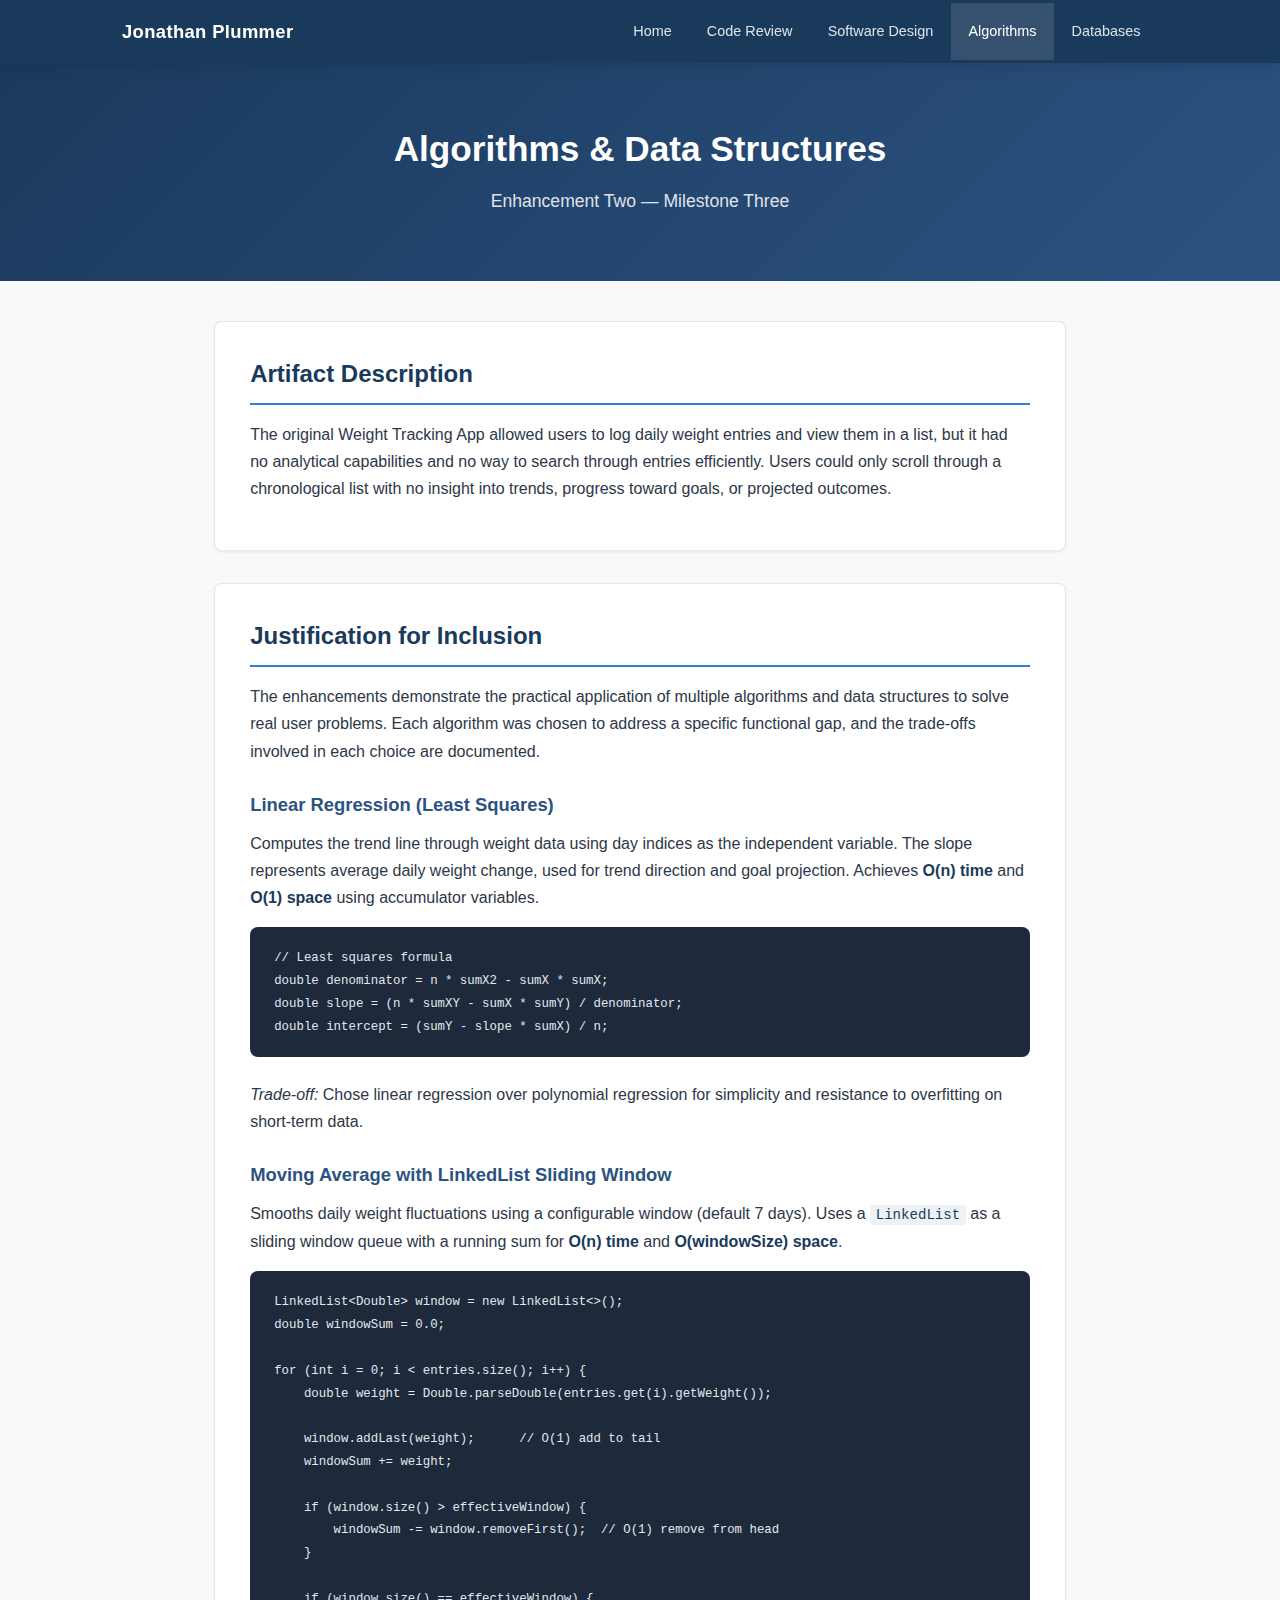
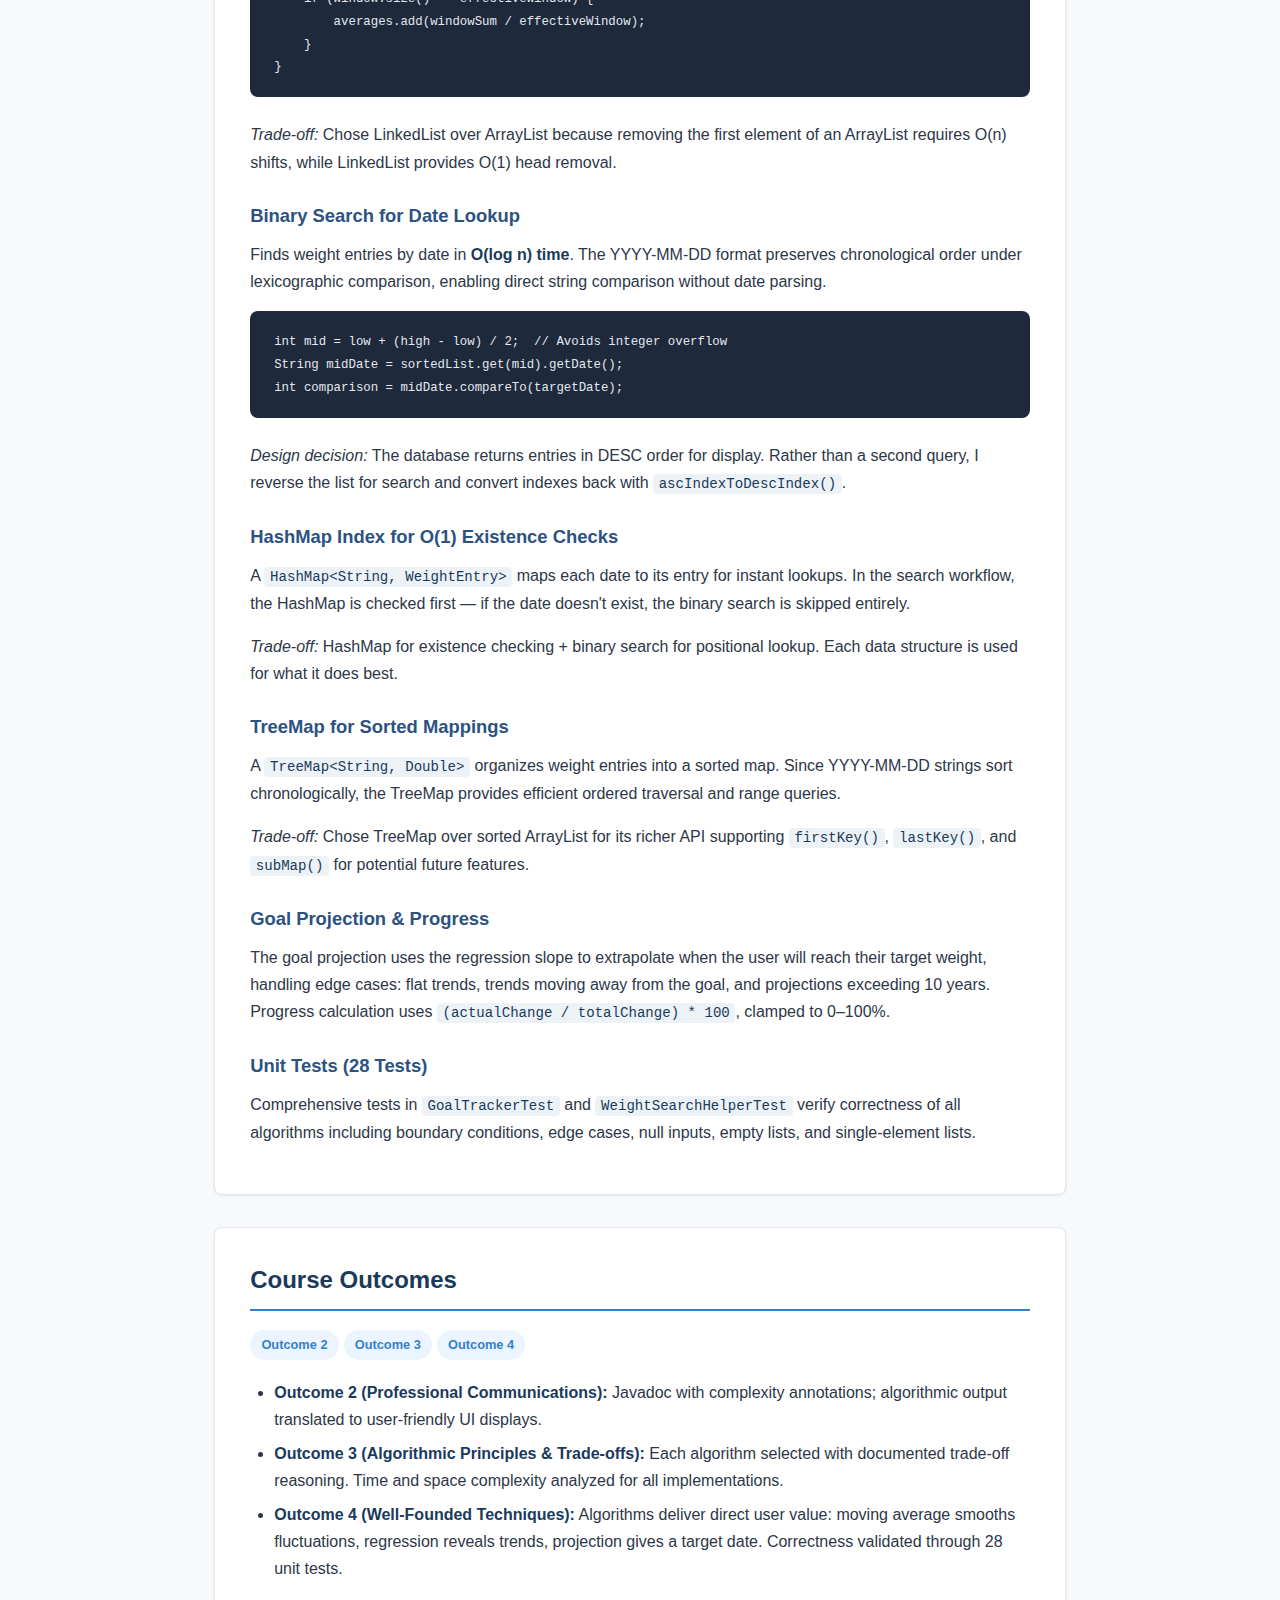
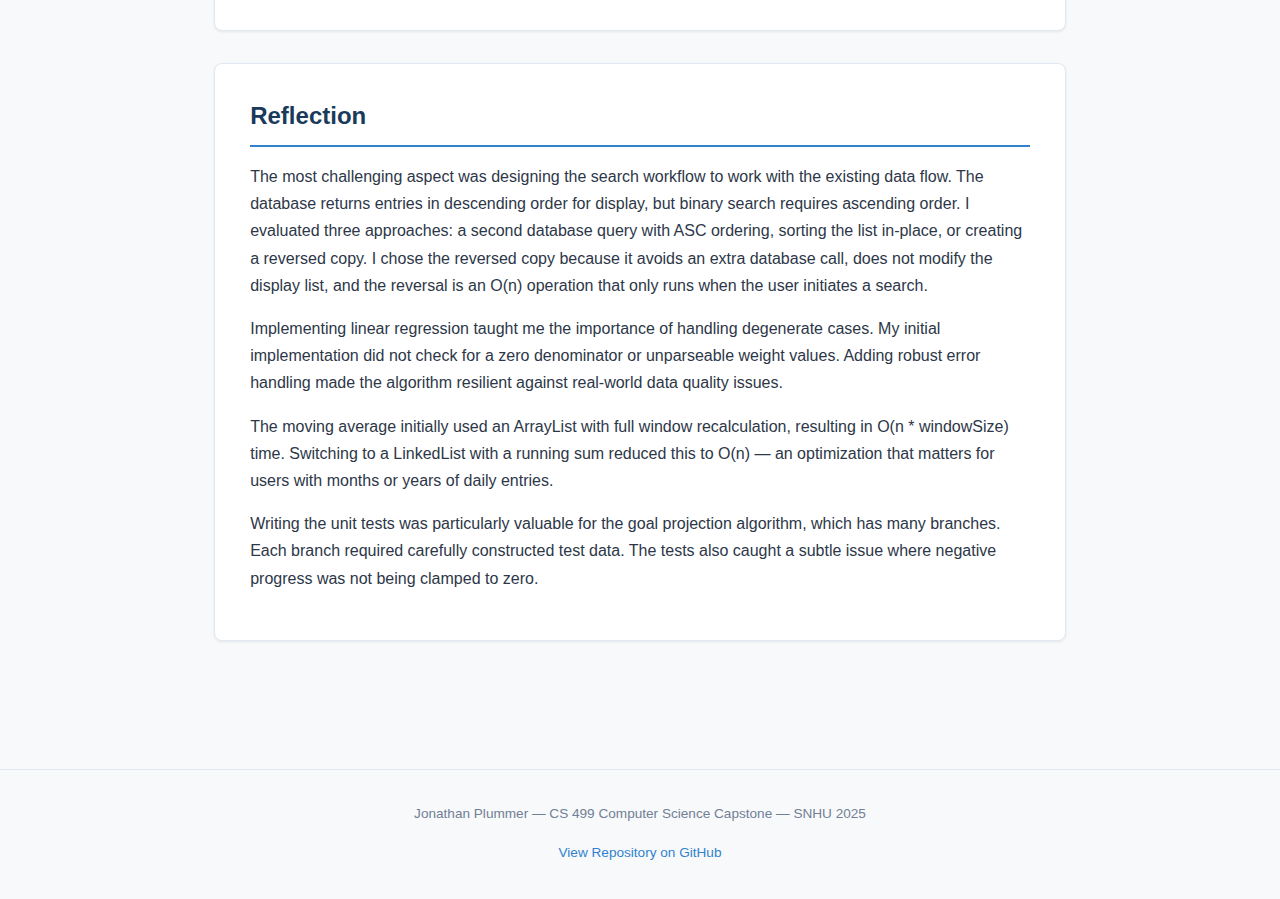
<file: docs/enhancement-two.html>
<!DOCTYPE html>
<html lang="en">
<head>
  <meta charset="UTF-8">
  <meta name="viewport" content="width=device-width, initial-scale=1.0">
  <title>Enhancement Two: Algorithms - Jonathan Plummer ePortfolio</title>
  <link rel="stylesheet" href="css/style.css">
</head>
<body>

  <nav>
    <div class="nav-inner">
      <a href="index.html" class="nav-brand">Jonathan Plummer</a>
      <button class="nav-toggle" onclick="document.querySelector('.nav-links').classList.toggle('open')">&#9776;</button>
      <div class="nav-links">
        <a href="index.html">Home</a>
        <a href="code-review.html">Code Review</a>
        <a href="enhancement-one.html">Software Design</a>
        <a href="enhancement-two.html" class="active">Algorithms</a>
        <a href="enhancement-three.html">Databases</a>
      </div>
    </div>
  </nav>

  <div class="page-header">
    <h1>Algorithms &amp; Data Structures</h1>
    <p class="subtitle">Enhancement Two &mdash; Milestone Three</p>
  </div>

  <main>

    <section>
      <h2>Artifact Description</h2>
      <p>The original Weight Tracking App allowed users to log daily weight entries and view them in a list, but it had no analytical capabilities and no way to search through entries efficiently. Users could only scroll through a chronological list with no insight into trends, progress toward goals, or projected outcomes.</p>
    </section>

    <section>
      <h2>Justification for Inclusion</h2>
      <p>The enhancements demonstrate the practical application of multiple algorithms and data structures to solve real user problems. Each algorithm was chosen to address a specific functional gap, and the trade-offs involved in each choice are documented.</p>

      <h3>Linear Regression (Least Squares)</h3>
      <p>Computes the trend line through weight data using day indices as the independent variable. The slope represents average daily weight change, used for trend direction and goal projection. Achieves <strong>O(n) time</strong> and <strong>O(1) space</strong> using accumulator variables.</p>
      <pre><code>// Least squares formula
double denominator = n * sumX2 - sumX * sumX;
double slope = (n * sumXY - sumX * sumY) / denominator;
double intercept = (sumY - slope * sumX) / n;</code></pre>
      <p><em>Trade-off:</em> Chose linear regression over polynomial regression for simplicity and resistance to overfitting on short-term data.</p>

      <h3>Moving Average with LinkedList Sliding Window</h3>
      <p>Smooths daily weight fluctuations using a configurable window (default 7 days). Uses a <code>LinkedList</code> as a sliding window queue with a running sum for <strong>O(n) time</strong> and <strong>O(windowSize) space</strong>.</p>
      <pre><code>LinkedList&lt;Double&gt; window = new LinkedList&lt;&gt;();
double windowSum = 0.0;

for (int i = 0; i &lt; entries.size(); i++) {
    double weight = Double.parseDouble(entries.get(i).getWeight());

    window.addLast(weight);      // O(1) add to tail
    windowSum += weight;

    if (window.size() &gt; effectiveWindow) {
        windowSum -= window.removeFirst();  // O(1) remove from head
    }

    if (window.size() == effectiveWindow) {
        averages.add(windowSum / effectiveWindow);
    }
}</code></pre>
      <p><em>Trade-off:</em> Chose LinkedList over ArrayList because removing the first element of an ArrayList requires O(n) shifts, while LinkedList provides O(1) head removal.</p>

      <h3>Binary Search for Date Lookup</h3>
      <p>Finds weight entries by date in <strong>O(log n) time</strong>. The YYYY-MM-DD format preserves chronological order under lexicographic comparison, enabling direct string comparison without date parsing.</p>
      <pre><code>int mid = low + (high - low) / 2;  // Avoids integer overflow
String midDate = sortedList.get(mid).getDate();
int comparison = midDate.compareTo(targetDate);</code></pre>
      <p><em>Design decision:</em> The database returns entries in DESC order for display. Rather than a second query, I reverse the list for search and convert indexes back with <code>ascIndexToDescIndex()</code>.</p>

      <h3>HashMap Index for O(1) Existence Checks</h3>
      <p>A <code>HashMap&lt;String, WeightEntry&gt;</code> maps each date to its entry for instant lookups. In the search workflow, the HashMap is checked first &mdash; if the date doesn't exist, the binary search is skipped entirely.</p>
      <p><em>Trade-off:</em> HashMap for existence checking + binary search for positional lookup. Each data structure is used for what it does best.</p>

      <h3>TreeMap for Sorted Mappings</h3>
      <p>A <code>TreeMap&lt;String, Double&gt;</code> organizes weight entries into a sorted map. Since YYYY-MM-DD strings sort chronologically, the TreeMap provides efficient ordered traversal and range queries.</p>
      <p><em>Trade-off:</em> Chose TreeMap over sorted ArrayList for its richer API supporting <code>firstKey()</code>, <code>lastKey()</code>, and <code>subMap()</code> for potential future features.</p>

      <h3>Goal Projection &amp; Progress</h3>
      <p>The goal projection uses the regression slope to extrapolate when the user will reach their target weight, handling edge cases: flat trends, trends moving away from the goal, and projections exceeding 10 years. Progress calculation uses <code>(actualChange / totalChange) * 100</code>, clamped to 0&ndash;100%.</p>

      <h3>Unit Tests (28 Tests)</h3>
      <p>Comprehensive tests in <code>GoalTrackerTest</code> and <code>WeightSearchHelperTest</code> verify correctness of all algorithms including boundary conditions, edge cases, null inputs, empty lists, and single-element lists.</p>
    </section>

    <section>
      <h2>Course Outcomes</h2>
      <p><span class="outcome-tag">Outcome 2</span><span class="outcome-tag">Outcome 3</span><span class="outcome-tag">Outcome 4</span></p>
      <ul>
        <li><strong>Outcome 2 (Professional Communications):</strong> Javadoc with complexity annotations; algorithmic output translated to user-friendly UI displays.</li>
        <li><strong>Outcome 3 (Algorithmic Principles &amp; Trade-offs):</strong> Each algorithm selected with documented trade-off reasoning. Time and space complexity analyzed for all implementations.</li>
        <li><strong>Outcome 4 (Well-Founded Techniques):</strong> Algorithms deliver direct user value: moving average smooths fluctuations, regression reveals trends, projection gives a target date. Correctness validated through 28 unit tests.</li>
      </ul>
    </section>

    <section>
      <h2>Reflection</h2>
      <p>The most challenging aspect was designing the search workflow to work with the existing data flow. The database returns entries in descending order for display, but binary search requires ascending order. I evaluated three approaches: a second database query with ASC ordering, sorting the list in-place, or creating a reversed copy. I chose the reversed copy because it avoids an extra database call, does not modify the display list, and the reversal is an O(n) operation that only runs when the user initiates a search.</p>
      <p>Implementing linear regression taught me the importance of handling degenerate cases. My initial implementation did not check for a zero denominator or unparseable weight values. Adding robust error handling made the algorithm resilient against real-world data quality issues.</p>
      <p>The moving average initially used an ArrayList with full window recalculation, resulting in O(n * windowSize) time. Switching to a LinkedList with a running sum reduced this to O(n) &mdash; an optimization that matters for users with months or years of daily entries.</p>
      <p>Writing the unit tests was particularly valuable for the goal projection algorithm, which has many branches. Each branch required carefully constructed test data. The tests also caught a subtle issue where negative progress was not being clamped to zero.</p>
    </section>

  </main>

  <footer>
    <p>Jonathan Plummer &mdash; CS 499 Computer Science Capstone &mdash; SNHU 2025</p>
    <p><a href="https://github.com/Jonplummer54/CS499" target="_blank">View Repository on GitHub</a></p>
  </footer>

</body>
</html>
</file>
<file: docs/css/style.css>
/* === Base Reset & Typography === */
*, *::before, *::after {
  box-sizing: border-box;
  margin: 0;
  padding: 0;
}

:root {
  --color-bg: #f8f9fa;
  --color-surface: #ffffff;
  --color-primary: #1a3a5c;
  --color-primary-light: #2c5282;
  --color-accent: #3182ce;
  --color-text: #2d3748;
  --color-text-light: #718096;
  --color-border: #e2e8f0;
  --color-code-bg: #1e293b;
  --color-code-text: #e2e8f0;
  --shadow-sm: 0 1px 3px rgba(0, 0, 0, 0.08);
  --shadow-md: 0 4px 12px rgba(0, 0, 0, 0.1);
  --radius: 8px;
  --max-width: 900px;
}

html {
  scroll-behavior: smooth;
}

body {
  font-family: 'Segoe UI', -apple-system, BlinkMacSystemFont, 'Helvetica Neue', Arial, sans-serif;
  background-color: var(--color-bg);
  color: var(--color-text);
  line-height: 1.7;
  font-size: 16px;
}

/* === Navigation === */
nav {
  background-color: var(--color-primary);
  padding: 0;
  position: sticky;
  top: 0;
  z-index: 100;
  box-shadow: var(--shadow-md);
}

nav .nav-inner {
  max-width: 1100px;
  margin: 0 auto;
  display: flex;
  align-items: center;
  justify-content: space-between;
  padding: 0 2rem;
}

nav .nav-brand {
  color: #ffffff;
  font-size: 1.15rem;
  font-weight: 700;
  text-decoration: none;
  padding: 1rem 0;
  letter-spacing: 0.02em;
}

nav .nav-links {
  display: flex;
  list-style: none;
  gap: 0;
}

nav .nav-links a {
  color: rgba(255, 255, 255, 0.85);
  text-decoration: none;
  padding: 1rem 1.1rem;
  font-size: 0.9rem;
  font-weight: 500;
  transition: background-color 0.2s, color 0.2s;
  display: block;
}

nav .nav-links a:hover,
nav .nav-links a.active {
  background-color: rgba(255, 255, 255, 0.12);
  color: #ffffff;
}

/* Mobile hamburger */
nav .nav-toggle {
  display: none;
  background: none;
  border: none;
  color: #ffffff;
  font-size: 1.5rem;
  cursor: pointer;
  padding: 0.5rem;
}

@media (max-width: 768px) {
  nav .nav-toggle {
    display: block;
  }
  nav .nav-links {
    display: none;
    flex-direction: column;
    width: 100%;
    position: absolute;
    top: 100%;
    left: 0;
    background-color: var(--color-primary);
    box-shadow: var(--shadow-md);
  }
  nav .nav-links.open {
    display: flex;
  }
  nav .nav-inner {
    flex-wrap: wrap;
  }
  nav .nav-links a {
    padding: 0.9rem 2rem;
    border-top: 1px solid rgba(255, 255, 255, 0.1);
  }
}

/* === Page Layout === */
.page-header {
  background: linear-gradient(135deg, var(--color-primary) 0%, var(--color-primary-light) 100%);
  color: #ffffff;
  padding: 3.5rem 2rem 3rem;
  text-align: center;
}

.page-header h1 {
  font-size: 2.2rem;
  font-weight: 700;
  margin-bottom: 0.5rem;
}

.page-header .subtitle {
  font-size: 1.1rem;
  opacity: 0.85;
  font-weight: 400;
}

main {
  max-width: var(--max-width);
  margin: 0 auto;
  padding: 2.5rem 1.5rem 4rem;
}

/* === Content Sections === */
section {
  background: var(--color-surface);
  border-radius: var(--radius);
  padding: 2rem 2.2rem;
  margin-bottom: 2rem;
  box-shadow: var(--shadow-sm);
  border: 1px solid var(--color-border);
}

h2 {
  font-size: 1.5rem;
  color: var(--color-primary);
  margin-bottom: 1rem;
  padding-bottom: 0.5rem;
  border-bottom: 2px solid var(--color-accent);
}

h3 {
  font-size: 1.15rem;
  color: var(--color-primary-light);
  margin-top: 1.5rem;
  margin-bottom: 0.6rem;
}

p {
  margin-bottom: 1rem;
}

strong {
  color: var(--color-primary);
}

ul, ol {
  margin: 0.8rem 0 1rem 1.5rem;
}

li {
  margin-bottom: 0.4rem;
}

/* === Cards (for home page) === */
.card-grid {
  display: grid;
  grid-template-columns: repeat(auto-fit, minmax(260px, 1fr));
  gap: 1.5rem;
  margin-top: 1.5rem;
}

.card {
  background: var(--color-surface);
  border: 1px solid var(--color-border);
  border-radius: var(--radius);
  padding: 1.8rem;
  box-shadow: var(--shadow-sm);
  transition: box-shadow 0.2s, transform 0.2s;
  text-decoration: none;
  color: var(--color-text);
  display: block;
}

.card:hover {
  box-shadow: var(--shadow-md);
  transform: translateY(-2px);
}

.card .card-label {
  font-size: 0.8rem;
  font-weight: 600;
  text-transform: uppercase;
  letter-spacing: 0.06em;
  color: var(--color-accent);
  margin-bottom: 0.5rem;
}

.card h3 {
  margin-top: 0;
  font-size: 1.2rem;
  color: var(--color-primary);
}

.card p {
  font-size: 0.95rem;
  color: var(--color-text-light);
  margin-bottom: 0;
}

/* === Code Blocks === */
pre {
  background-color: var(--color-code-bg);
  color: var(--color-code-text);
  padding: 1.2rem 1.5rem;
  border-radius: var(--radius);
  overflow-x: auto;
  font-size: 0.88rem;
  line-height: 1.6;
  margin: 1rem 0 1.5rem;
}

code {
  font-family: 'Fira Code', 'Cascadia Code', 'Consolas', monospace;
  font-size: 0.88em;
}

p code, li code {
  background-color: #edf2f7;
  color: var(--color-primary);
  padding: 0.15em 0.4em;
  border-radius: 4px;
}

/* === Outcome Tags === */
.outcome-tag {
  display: inline-block;
  background-color: #ebf4ff;
  color: var(--color-accent);
  font-size: 0.8rem;
  font-weight: 600;
  padding: 0.25rem 0.7rem;
  border-radius: 50px;
  margin: 0.2rem 0.3rem 0.2rem 0;
}

/* === Video Embed === */
.video-container {
  position: relative;
  padding-bottom: 56.25%;
  height: 0;
  overflow: hidden;
  border-radius: var(--radius);
  margin: 1.5rem 0;
  background: #000;
}

.video-container iframe {
  position: absolute;
  top: 0;
  left: 0;
  width: 100%;
  height: 100%;
  border: none;
}

.video-link {
  display: inline-flex;
  align-items: center;
  gap: 0.5rem;
  background: var(--color-accent);
  color: #ffffff;
  text-decoration: none;
  padding: 0.75rem 1.5rem;
  border-radius: var(--radius);
  font-weight: 600;
  font-size: 0.95rem;
  transition: background-color 0.2s;
  margin: 1rem 0;
}

.video-link:hover {
  background-color: var(--color-primary-light);
}

/* === Footer === */
footer {
  text-align: center;
  padding: 2rem;
  color: var(--color-text-light);
  font-size: 0.85rem;
  border-top: 1px solid var(--color-border);
  margin-top: 2rem;
}

footer a {
  color: var(--color-accent);
  text-decoration: none;
}

/* === Utility === */
.text-center { text-align: center; }
.mt-2 { margin-top: 2rem; }
.mb-1 { margin-bottom: 1rem; }
</file>
